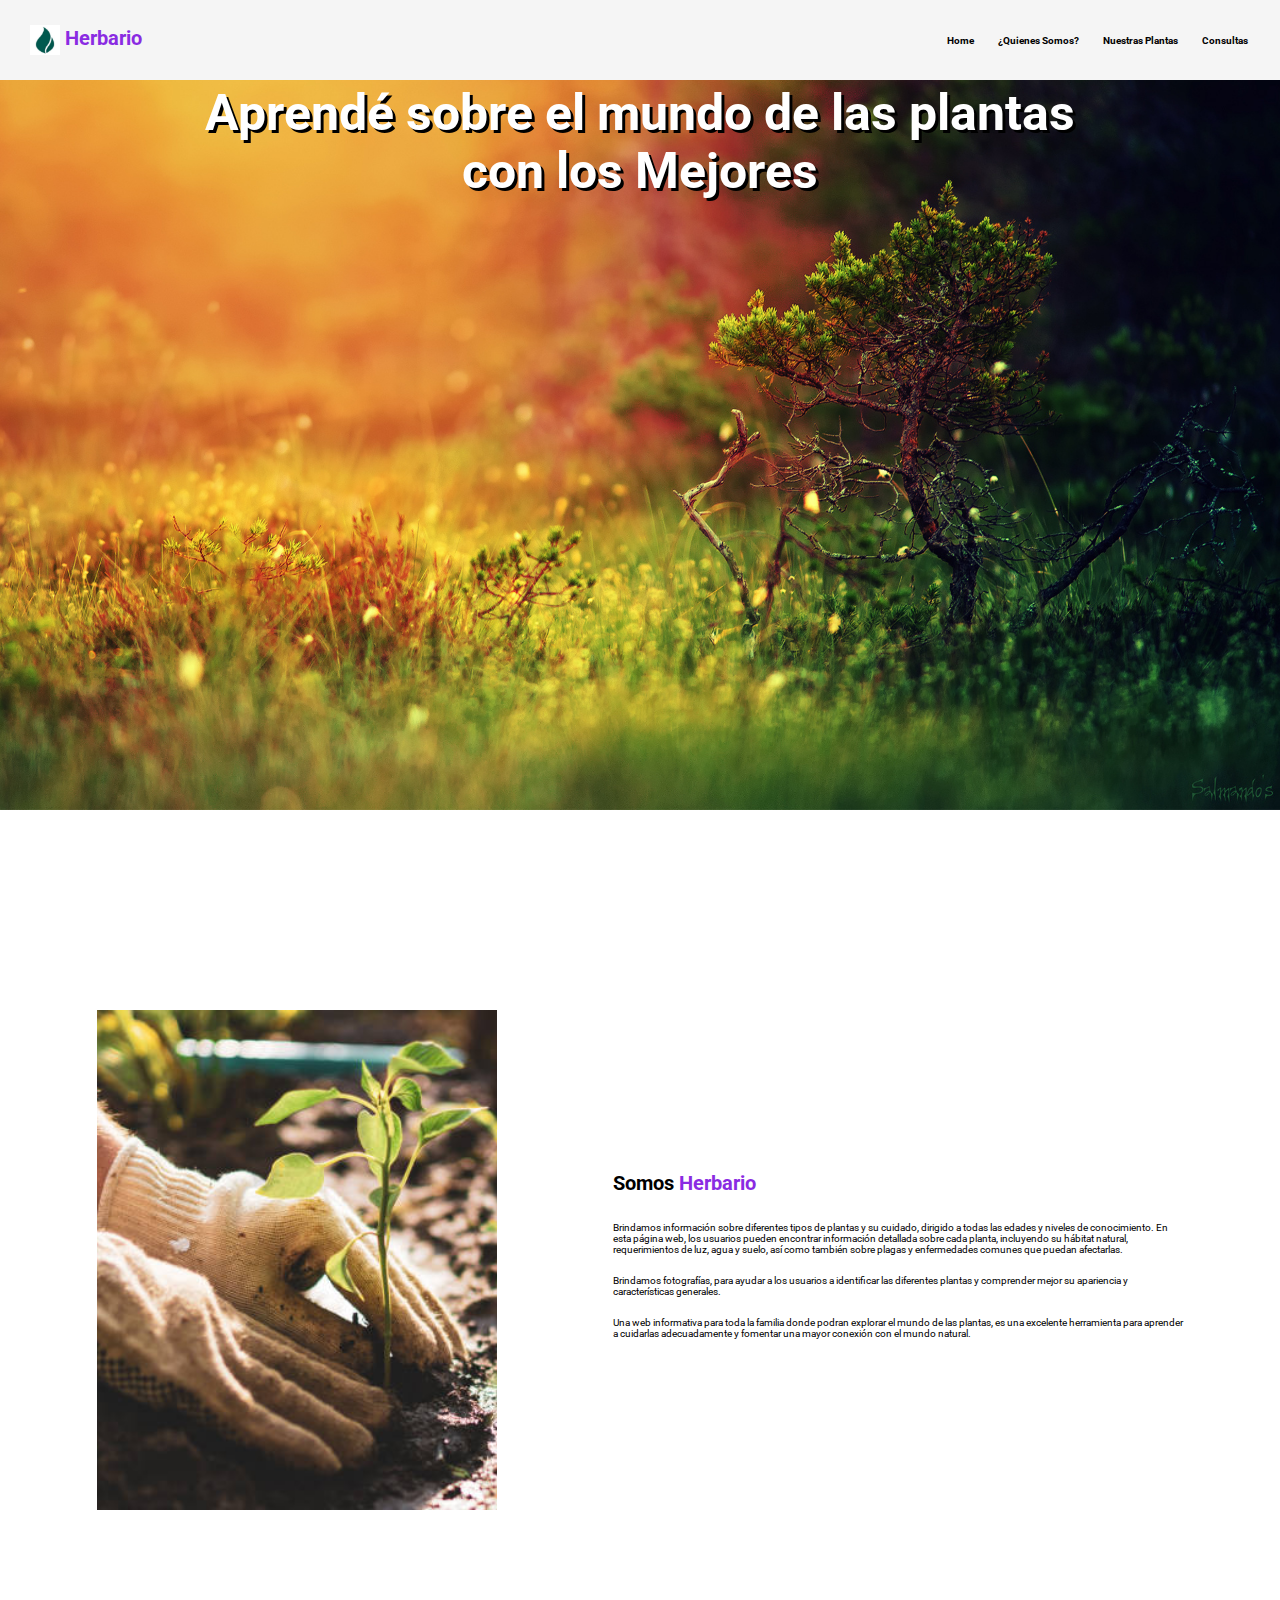
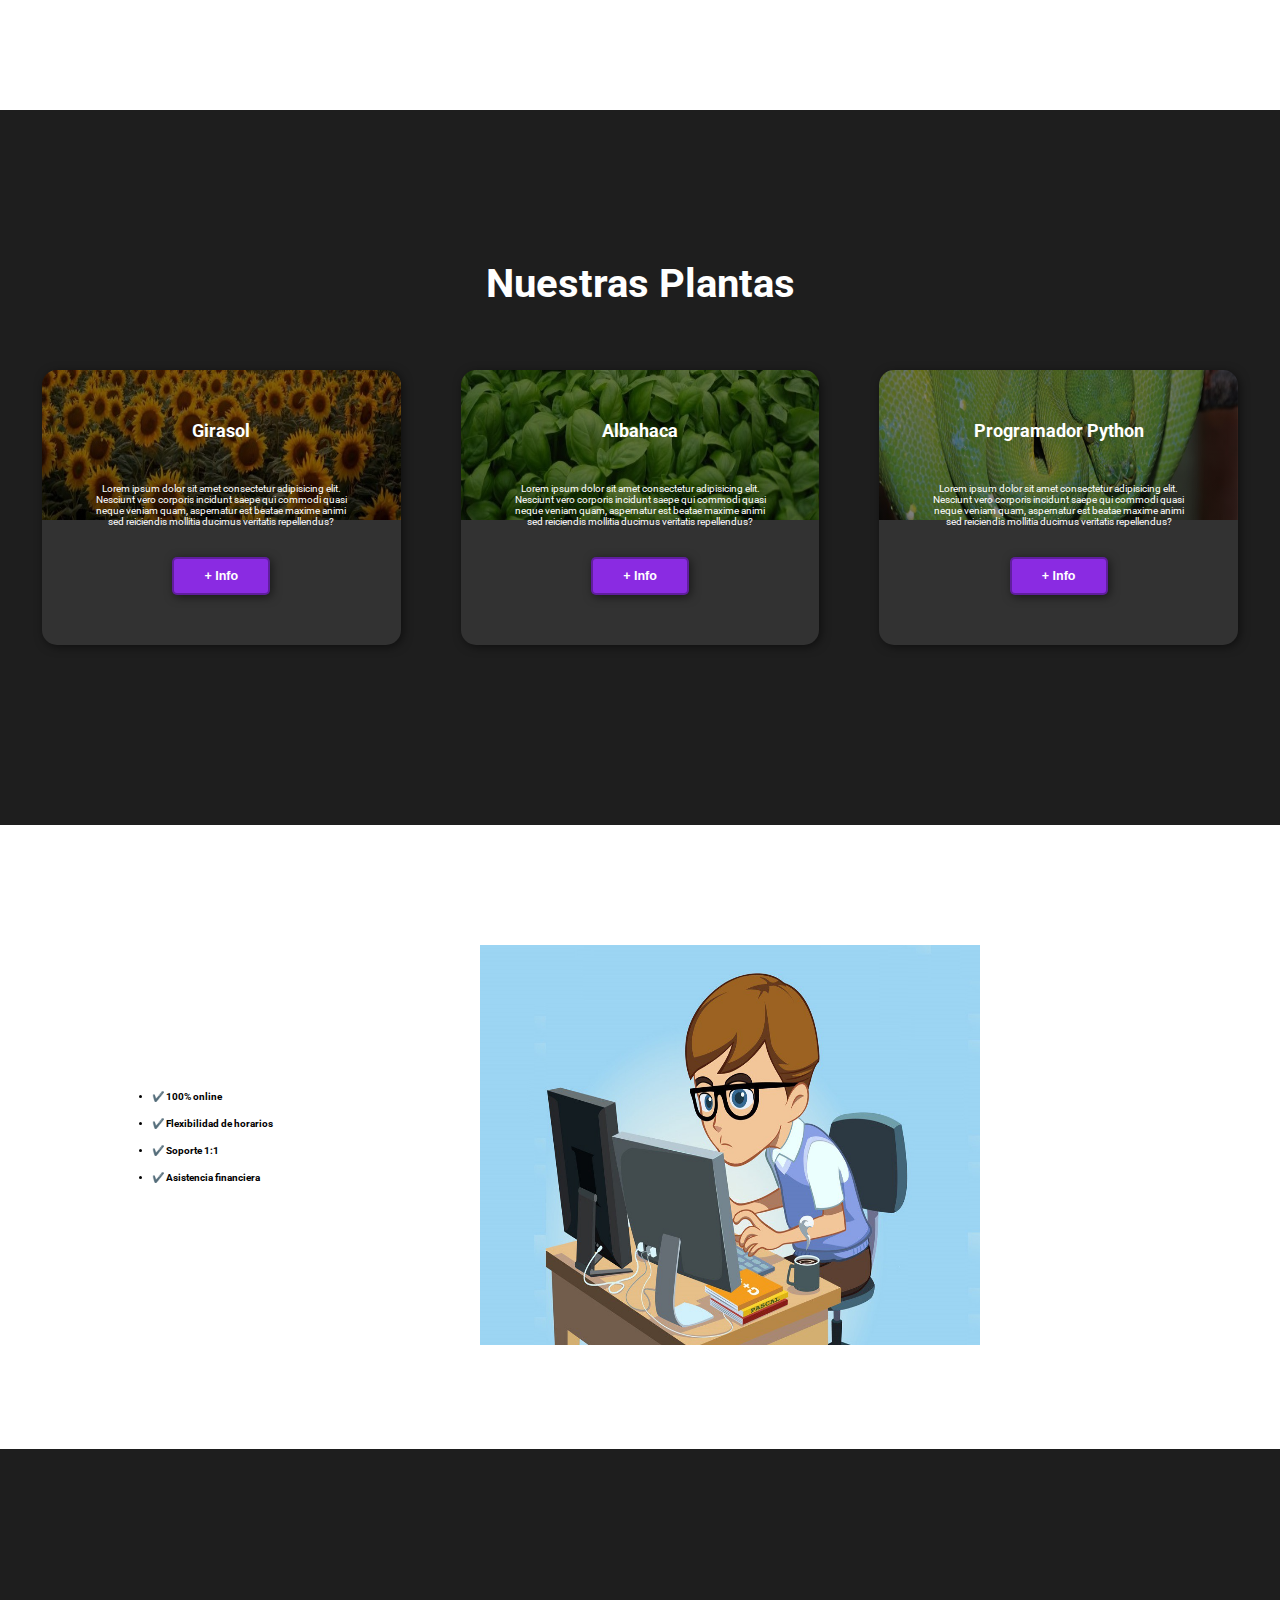
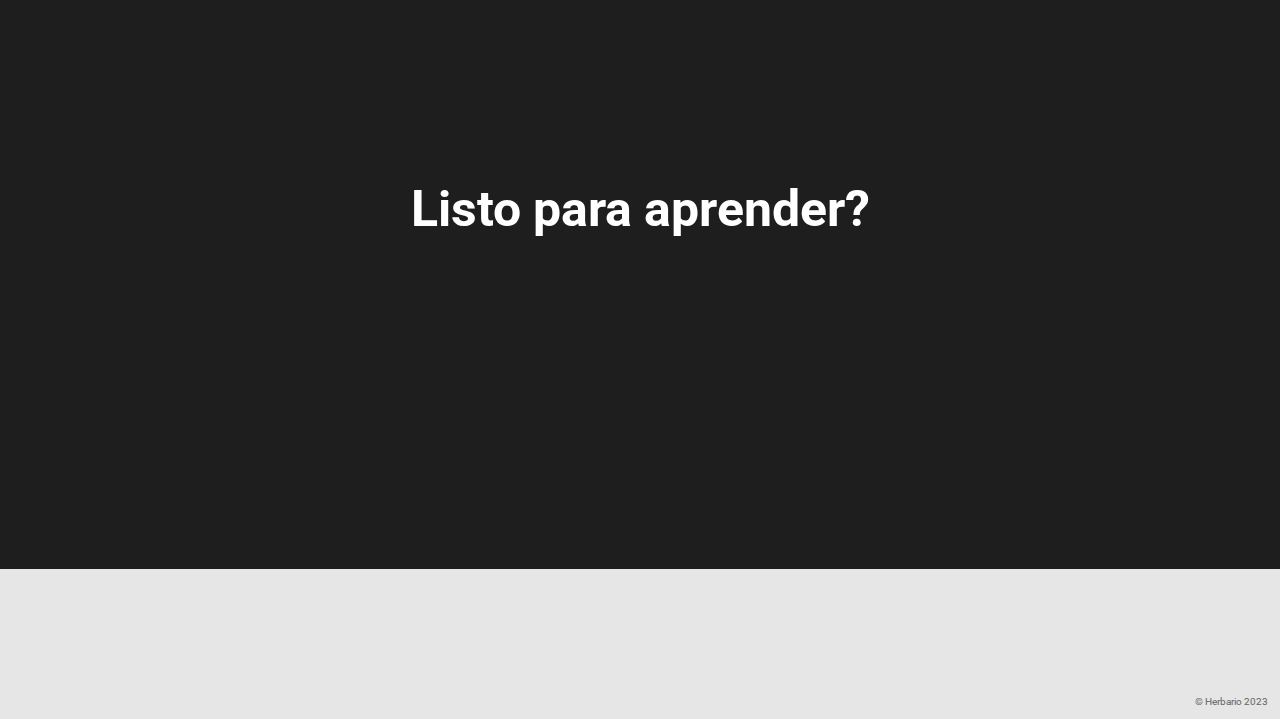
<file: index.html>
<!DOCTYPE html>
<html lang="es">
<head>
    <meta charset="UTF-8">
    <meta http-equiv="X-UA-Compatible" content="IE=edge">
    <meta name="viewport" content="width=device-width, initial-scale=1.0">
    <link rel="icon" type="image/vnd.microsoft.icon" href="media/favicon.ico">
    <link rel="preconnect" href="https://fonts.googleapis.com">
    <link rel="preconnect" href="https://fonts.gstatic.com" crossorigin>
    <link href="https://fonts.googleapis.com/css2?family=Roboto:ital@0;1&display=swap" rel="stylesheet">
    <link rel="stylesheet" href="css/general.css"> 
    <link rel="stylesheet" href="css/index.css"> 

    
    <title>Herbario</title>

</head>
<body>
    <header>
        <div class="container">
            <p class="logo"><img src="media/logo_ch.png" alt="Logo - imagen de una hoja verde con su lado mas fino hacia arriba"> Herbario</p>
            <nav>
                <a href="#plantafondo">Home</a>
                <a href="#manos">¿Quienes Somos?</a>
                <a href="#nuestras_plantas">Nuestras Plantas</a>
                <a href="#caracteristicas">Consultas</a>
            </nav>
        </div>
    </header>

    <section id="plantafondo">
        
        <div class="slider">
            
            <ul>
                <li><img src="media/carrusel.jpg" alt=""></li>
                <li><img src="media/carrusel2.jpg" alt=""></li>
                <li><img src="media/carrusel3.jpg" alt=""></li>
                <li><img src="media/carrusel4.jpg" alt=""></li>
            </ul>
        </div>
        <h1>Aprendé sobre el mundo de las plantas <br>con los Mejores</h1>
        
    </section>

    <section id="manos">
        <div class="container">
            <div class="img-container"></div>
            <div class="texto">

                <h2>Somos <span class="color-acento">Herbario</span></h2>
                <p> Brindamos información sobre diferentes tipos de plantas y su cuidado, dirigido a todas las edades y niveles de conocimiento.

                    En esta página web, los usuarios pueden encontrar información detallada sobre cada planta, incluyendo su hábitat natural, requerimientos de luz, agua y suelo, así como también sobre plagas y enfermedades comunes que puedan afectarlas. </p>
                    
                    <p> Brindamos  fotografías, para ayudar a los usuarios a identificar las diferentes plantas y comprender mejor su apariencia y características generales.</p>
                    
                    <p>  Una web informativa para toda la familia donde podran explorar el mundo de las plantas,  es una excelente herramienta para aprender a cuidarlas adecuadamente y fomentar una mayor conexión con el mundo natural.</p>
            </div>
        </div>
    </section>

    <section id="nuestras-plantas">
        <div class="container">
            <h2>Nuestras Plantas</h2>
            <div class="plantas">
                <div class="carta">
                    <h3>Girasol<br></h3>
                    <p>Lorem ipsum dolor sit amet consectetur adipisicing elit. Nesciunt vero corporis incidunt saepe qui commodi quasi neque veniam quam, aspernatur est beatae maxime animi sed reiciendis mollitia ducimus veritatis repellendus?</p>
                    <form action="girasol.html">
                        <button>+ Info</button>
                    </form>
                </div>
                <div class="carta">
                    <h3>Albahaca <br></h3>
                    <p>Lorem ipsum dolor sit amet consectetur adipisicing elit. Nesciunt vero corporis incidunt saepe qui commodi quasi neque veniam quam, aspernatur est beatae maxime animi sed reiciendis mollitia ducimus veritatis repellendus?</p>
                    <form action="albahaca.html">
                        <button>+ Info</button>
                    </form>
                </div>
                <div class="carta">
                    <h3>Programador Python</h3>
                    <p>Lorem ipsum dolor sit amet consectetur adipisicing elit. Nesciunt vero corporis incidunt saepe qui commodi quasi neque veniam quam, aspernatur est beatae maxime animi sed reiciendis mollitia ducimus veritatis repellendus?</p>
                    <button>+ Info</button>
                </div>  
            </div>
        </div>
    </section>

    <section id="caracteristicas">
        <div class="container">
            <ul>
                <li>✔️ 100% online</li>
                <li>✔️ Flexibilidad de horarios</li>
                <li>✔️ Soporte 1:1</li>
                <li>✔️ Asistencia financiera</li>
            </ul>
        </div>
    </section>

    <section id="final">
        <h2>Listo para aprender?</h2>
        
    </section>

    <footer>
        <div class="container">
            <p>&copy; Herbario 2023</p>
        </div>
    </footer>
</body>
</html>
</file>
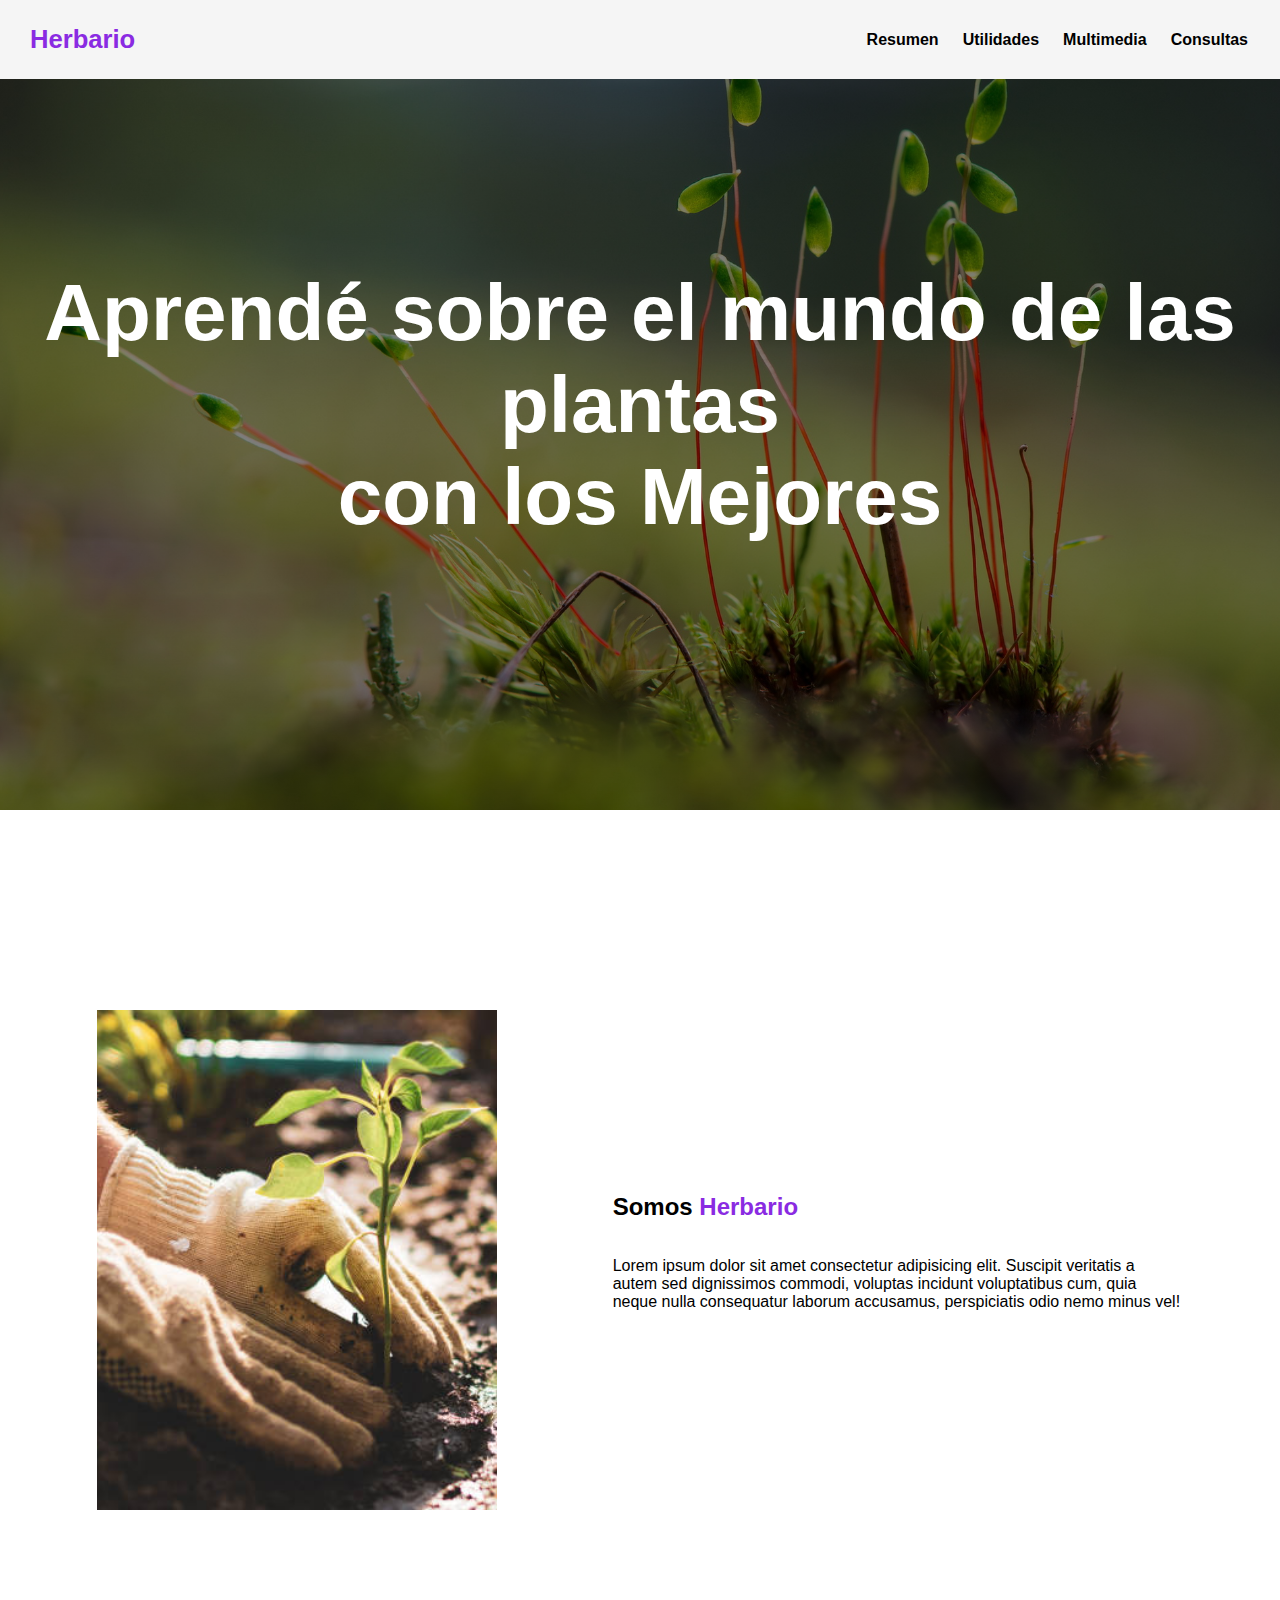
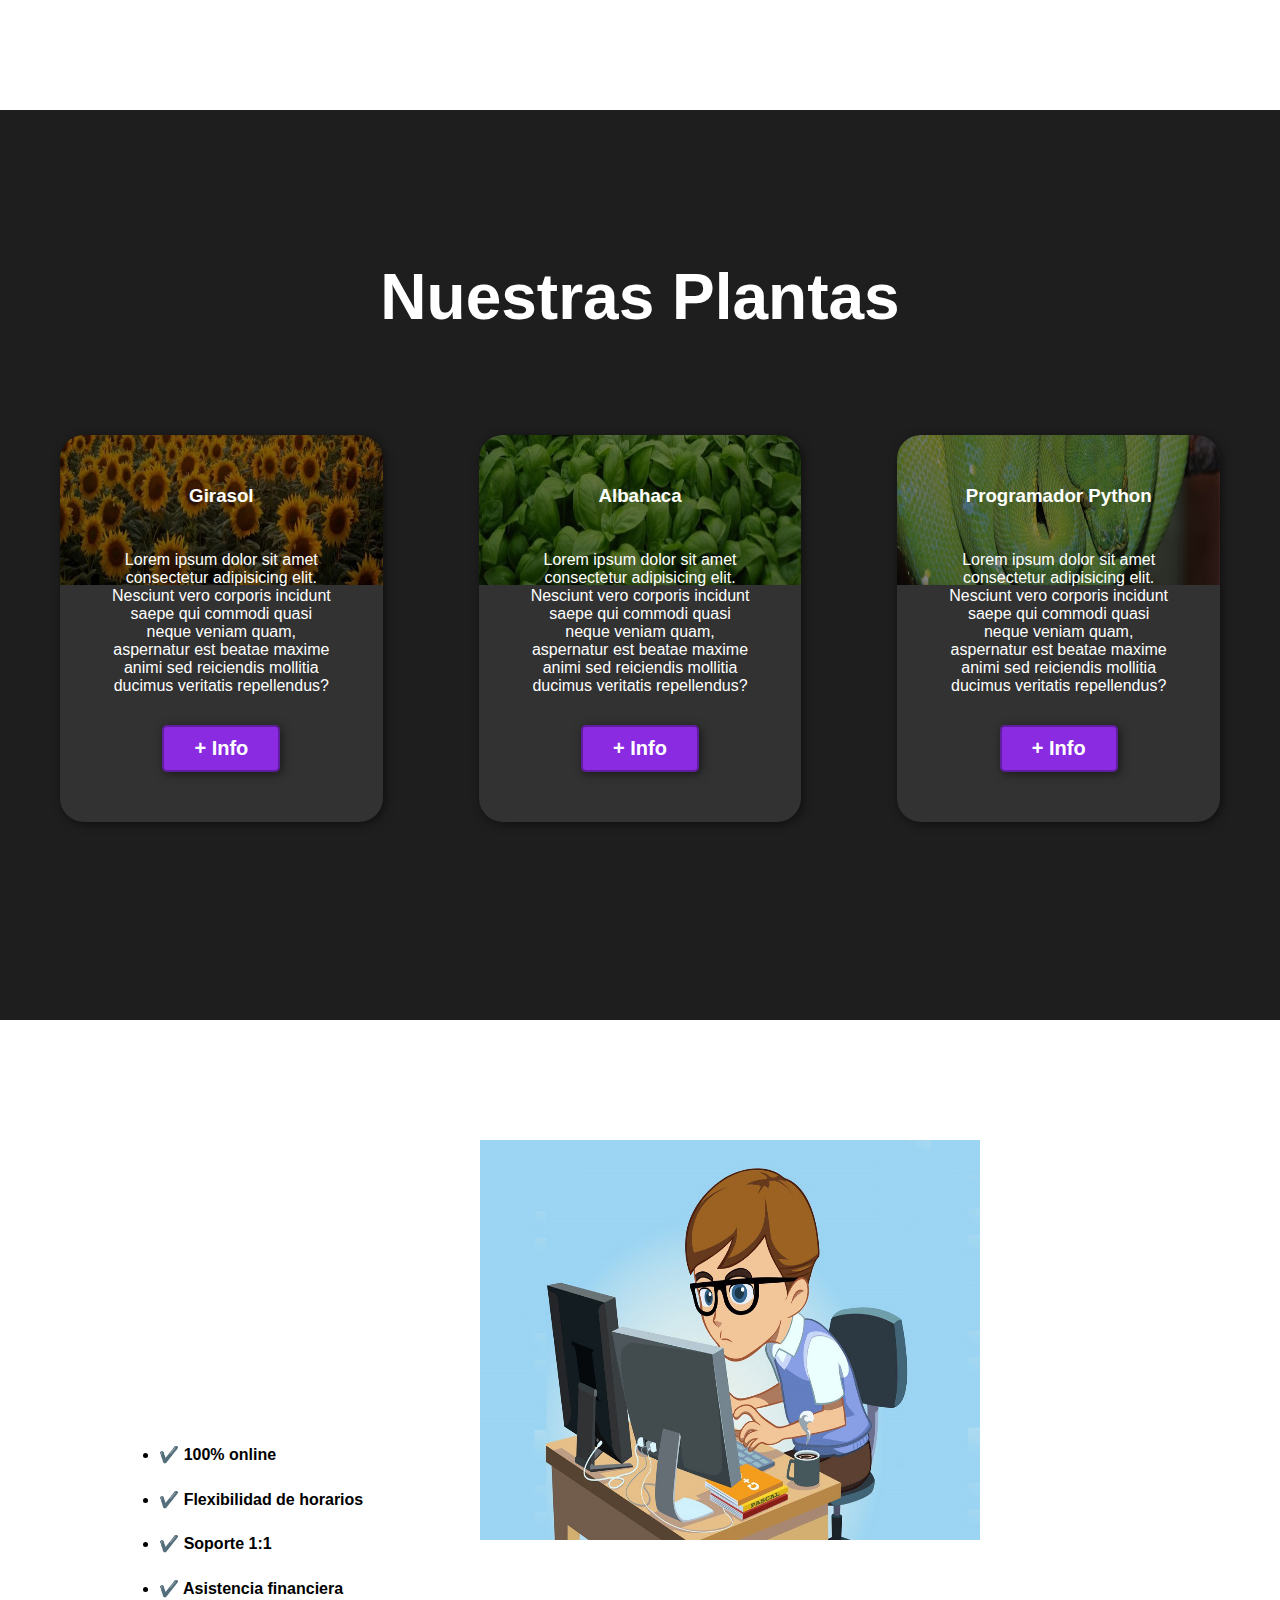
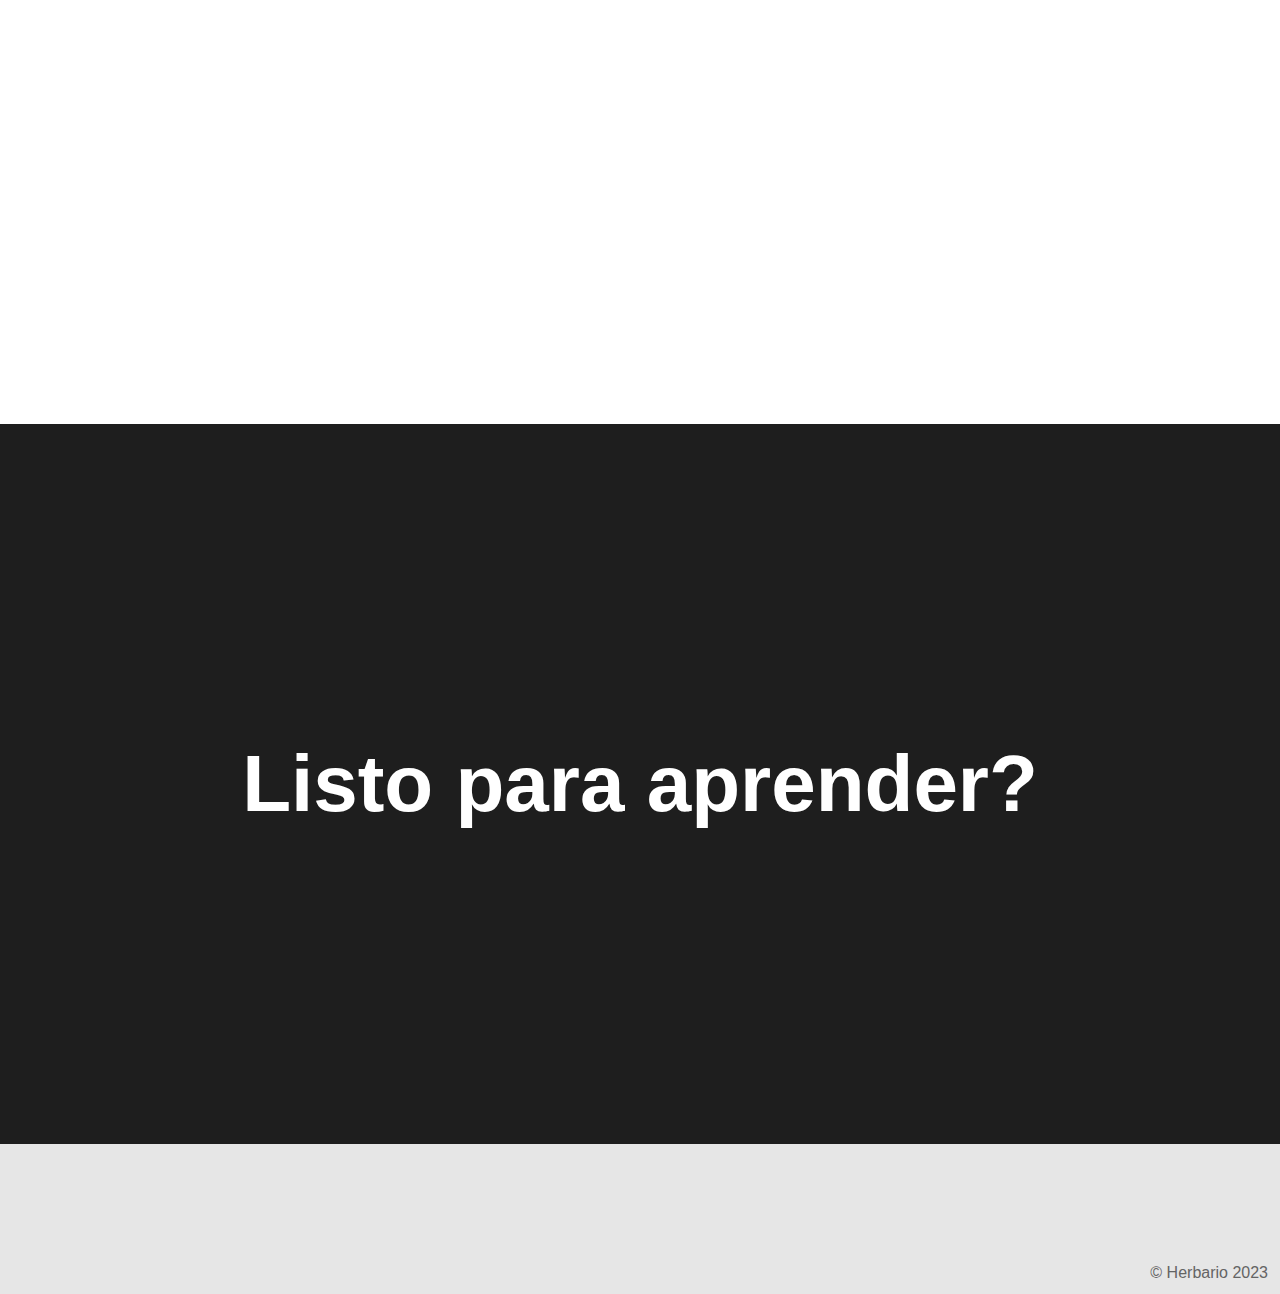
<file: marceli1/index.html>
<!DOCTYPE html>
<html lang="es">
<head>
    <title>Herbario</title>
    <link rel="stylesheet" href="index.css">
</head>
<body>
    <header>
        <div class="container">
            <p class="logo">Herbario</p>
            <nav>
                <a href="#resumen">Resumen</a>
                <a href="#utilidades">Utilidades</a>
                <a href="#multimedia">Multimedia</a>
                <a href="#consultas">Consultas</a>
            </nav>
        </div>
    </header>

    <section id="plantafondo">
        <h1>Aprendé sobre el mundo de las plantas <br>con los Mejores</h1>
        
    </section>

    <section id="manos">
        <div class="container">
            <div class="img-container"></div>
            <div class="texto">

                <h2>Somos <span class="color-acento">Herbario</span></h2>
                <p>Lorem ipsum dolor sit amet consectetur adipisicing elit. Suscipit veritatis a autem sed dignissimos commodi, voluptas incidunt voluptatibus cum, quia neque nulla consequatur laborum accusamus, perspiciatis odio nemo minus vel!</p>
            </div>
        </div>
    </section>

    <section id="nuestras-plantas">
        <div class="container">
            <h2>Nuestras Plantas</h2>
            <div class="plantas">
                <div class="carta">
                    <h3>Girasol<br></h3>
                    <p>Lorem ipsum dolor sit amet consectetur adipisicing elit. Nesciunt vero corporis incidunt saepe qui commodi quasi neque veniam quam, aspernatur est beatae maxime animi sed reiciendis mollitia ducimus veritatis repellendus?</p>
                    <form action="girasol.html">
                        <button>+ Info</button>
                    </form>
                </div>
                <div class="carta">
                    <h3>Albahaca <br></h3>
                    <p>Lorem ipsum dolor sit amet consectetur adipisicing elit. Nesciunt vero corporis incidunt saepe qui commodi quasi neque veniam quam, aspernatur est beatae maxime animi sed reiciendis mollitia ducimus veritatis repellendus?</p>
                    <form action="albahaca.html">
                        <button>+ Info</button>
                    </form>
                </div>
                <div class="carta">
                    <h3>Programador Python</h3>
                    <p>Lorem ipsum dolor sit amet consectetur adipisicing elit. Nesciunt vero corporis incidunt saepe qui commodi quasi neque veniam quam, aspernatur est beatae maxime animi sed reiciendis mollitia ducimus veritatis repellendus?</p>
                    <button>+ Info</button>
                </div>  
            </div>
        </div>
    </section>

    <section id="caracteristicas">
        <div class="container">
            <ul>
                <li>✔️ 100% online</li>
                <li>✔️ Flexibilidad de horarios</li>
                <li>✔️ Soporte 1:1</li>
                <li>✔️ Asistencia financiera</li>
            </ul>
        </div>
    </section>

    <section id="final">
        <h2>Listo para aprender?</h2>
        
    </section>

    <footer>
        <div class="container">
            <p>&copy; Herbario 2023</p>
        </div>
    </footer>
</body>
</html>
</file>
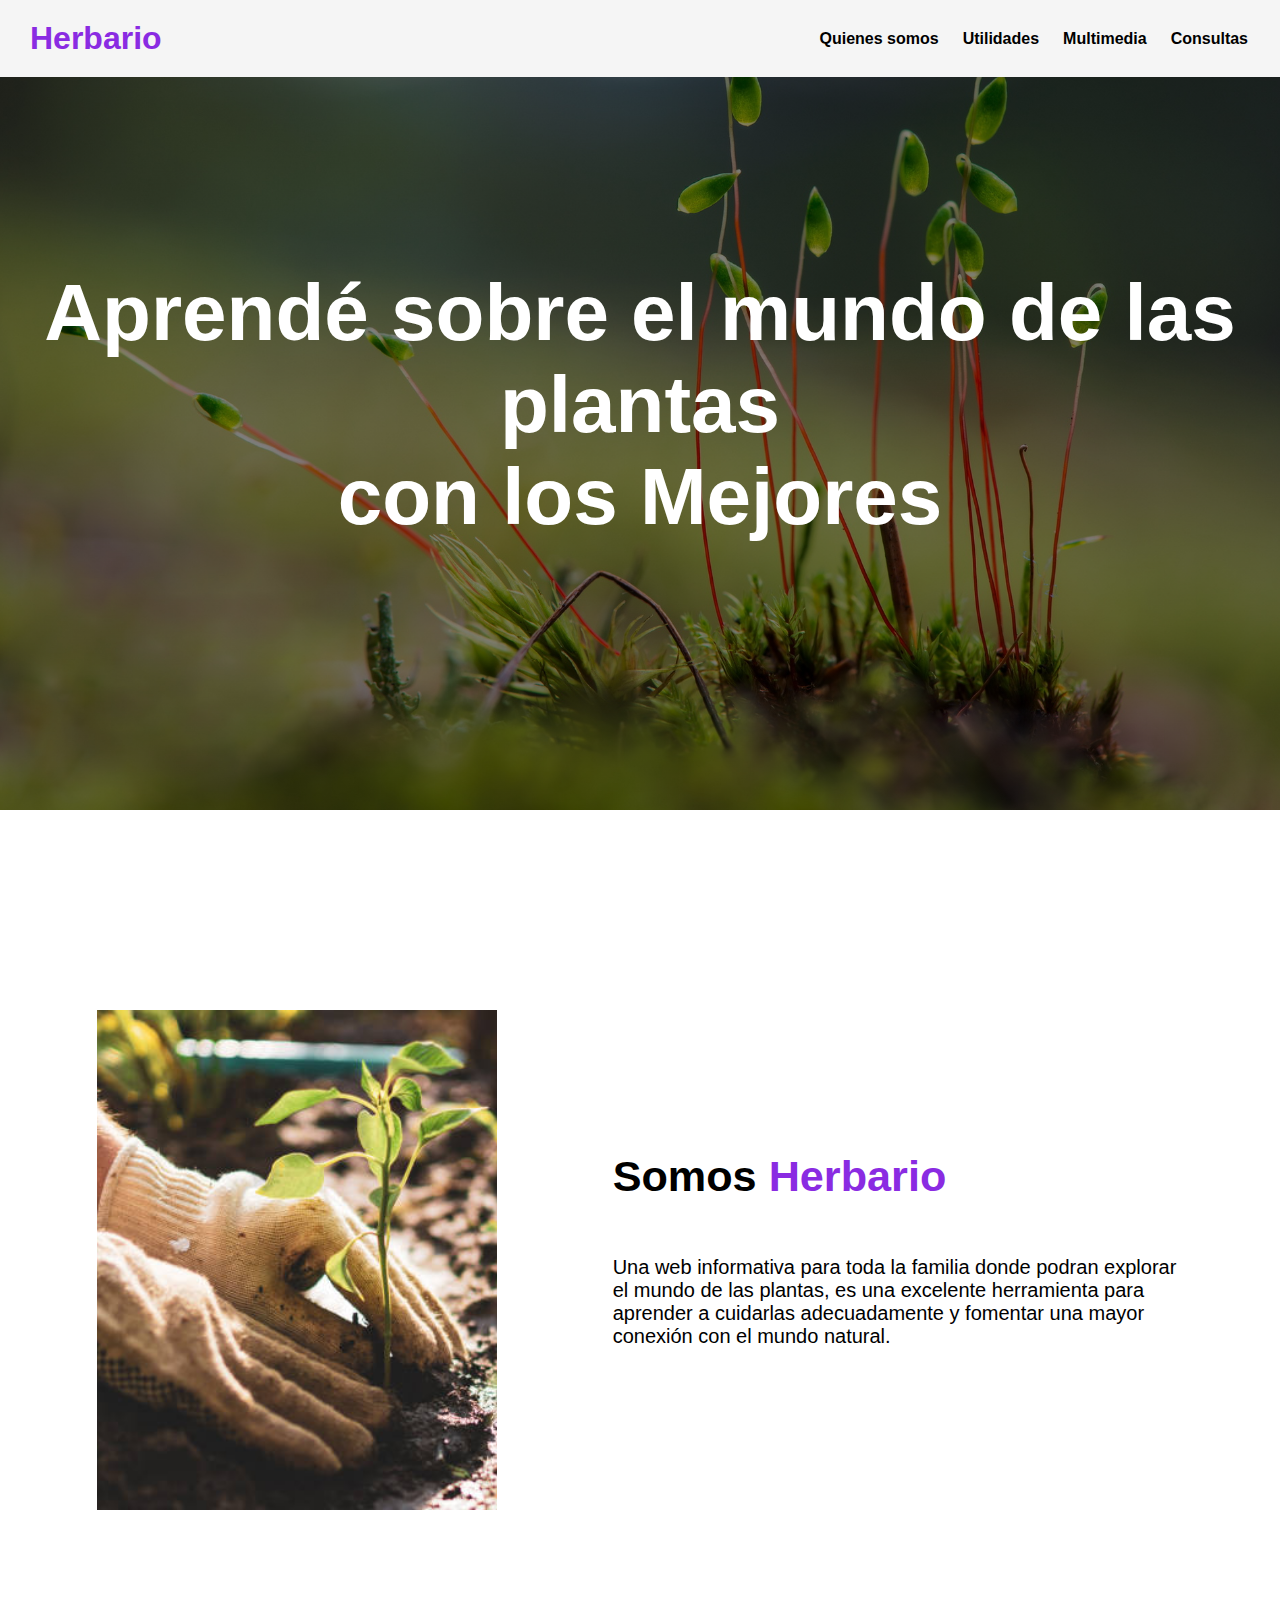
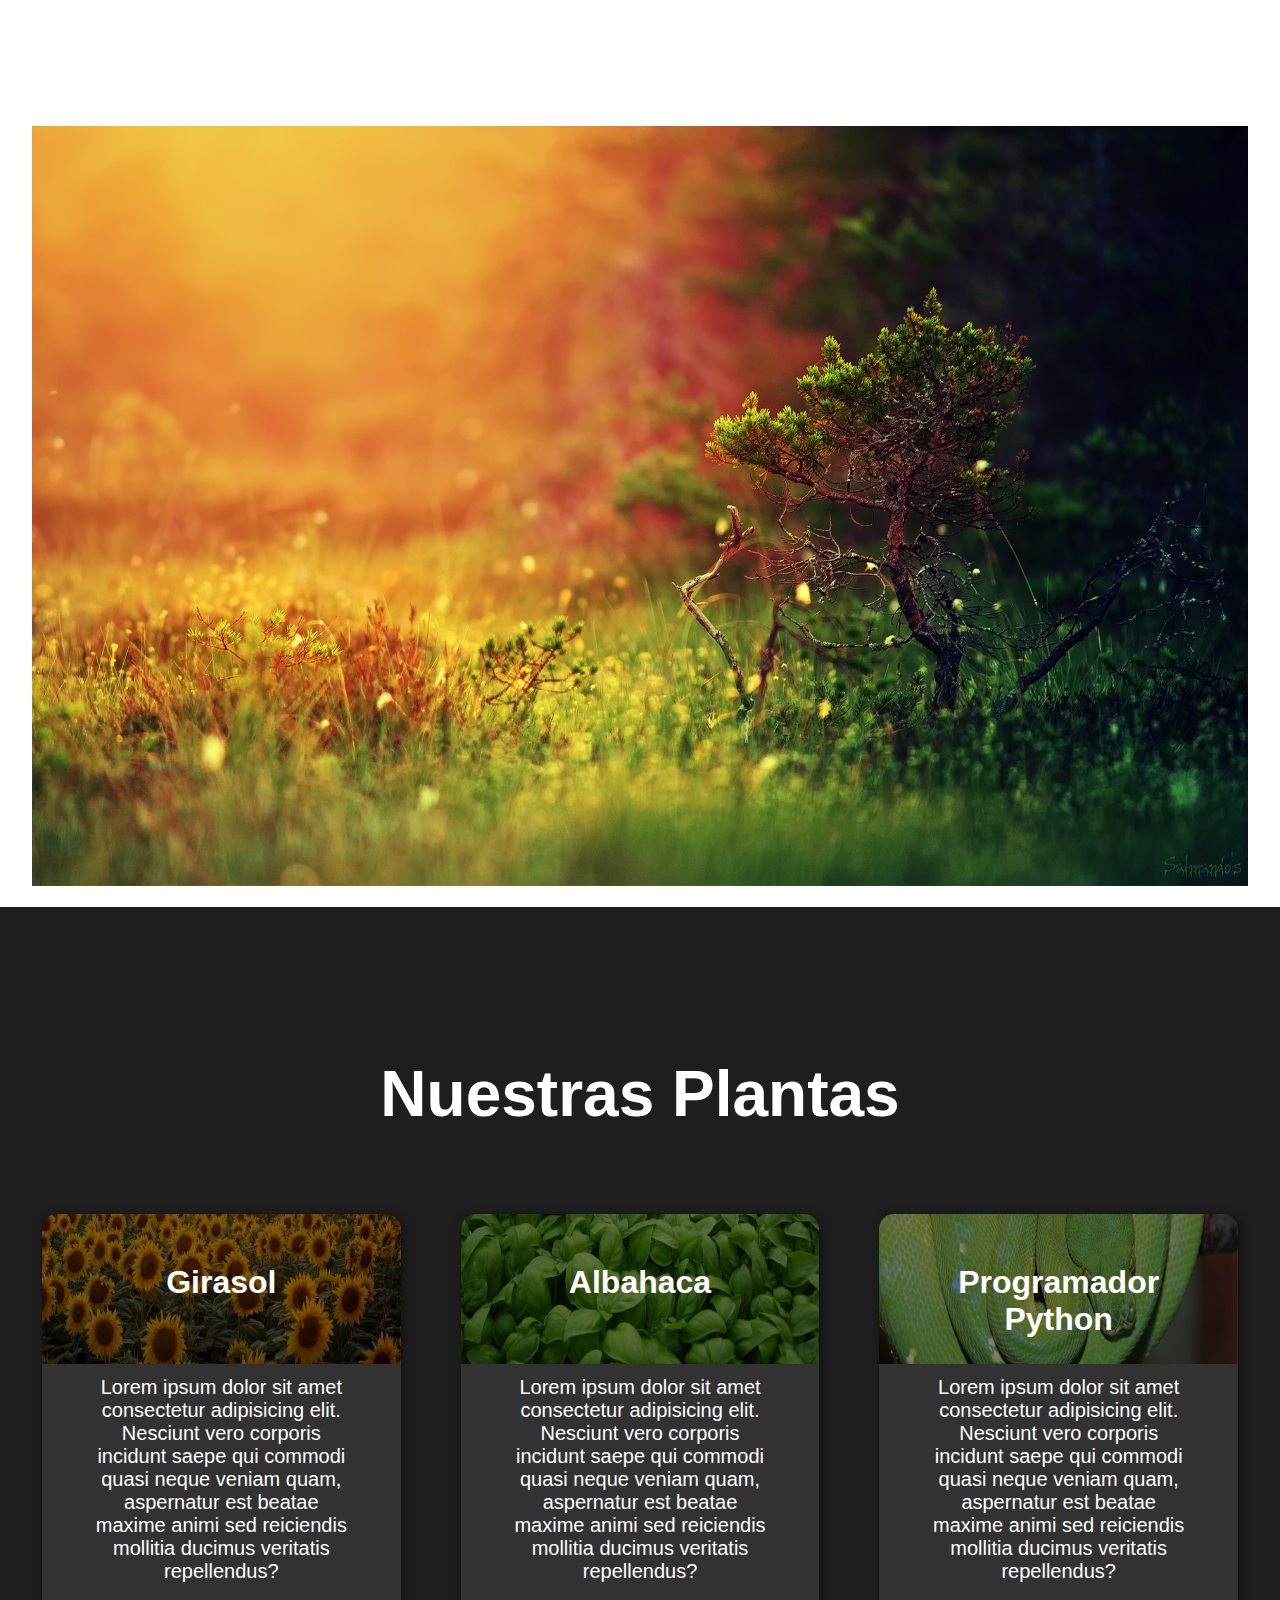
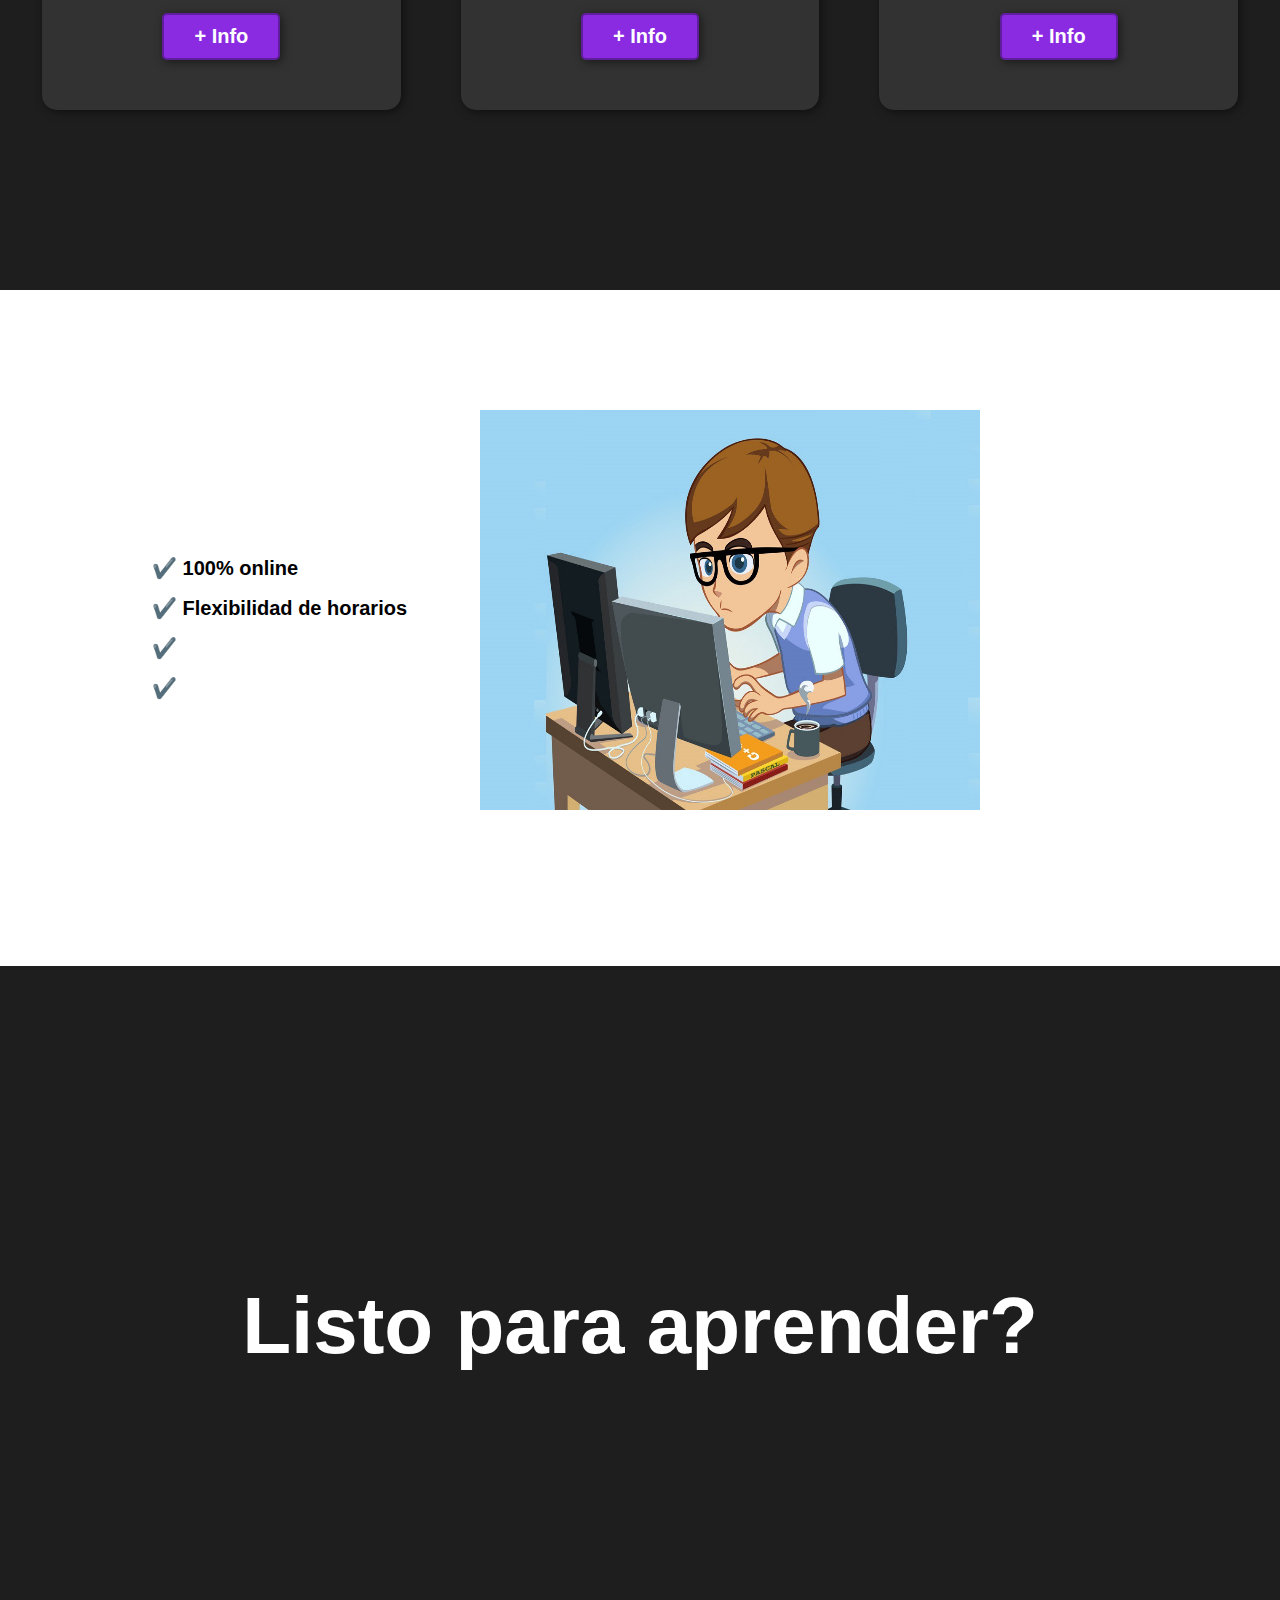
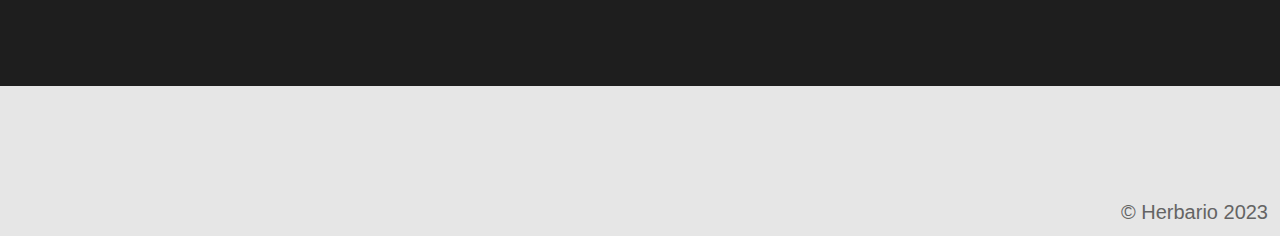
<file: marcelov2/index.html>
<!DOCTYPE html>
<html lang="es">
<head>
    <link rel="icon" type="image/vnd.microsoft.icon" href="media/favicon.ico">
    <title>Herbario</title>
    <link rel="stylesheet" href="index.css">
</head>
<body>
    <header>
        <div class="container">
            <p><a href="index.html" class="logo">Herbario</a></p>
            <nav>
                <a href="quienes_somos.html">Quienes somos</a>
                <a href="#utilidades">Utilidades</a>
                <a href="#multimedia">Multimedia</a>
                <a href="#consultas">Consultas</a>
            </nav>
        </div>
    </header>
    
    <section id="plantafondo">
        <h1>Aprendé sobre el mundo de las plantas <br>con los Mejores</h1>
        
    </section>

    <section id="manos">
        <div class="container">
            <div class="img-container"></div>
            <div class="texto">

                <h2>Somos <span class="color-acento">Herbario</span></h2>
                <p>Una web informativa para toda la familia donde podran explorar el mundo de las plantas,  es una excelente herramienta para aprender a cuidarlas adecuadamente y fomentar una mayor conexión con el mundo natural.</p>
            </div>
        </div>
    </section>
    <div class="slider">
        <ul>
            <li><img src="media/carrusel.jpg" alt=""></li>
            <li><img src="media/carrusel2.jpg" alt=""></li>
            <li><img src="media/carrusel3.jpg" alt=""></li>
            <li><img src="media/carrusel4.jpg" alt=""></li>
        </ul>
    </div>

    <section id="nuestras-plantas">
        <div class="container">
            <h2>Nuestras Plantas</h2>
            <div class="plantas">
                <div class="carta">
                    <h3>Girasol<br></h3>
                    <p>Lorem ipsum dolor sit amet consectetur adipisicing elit. Nesciunt vero corporis incidunt saepe qui commodi quasi neque veniam quam, aspernatur est beatae maxime animi sed reiciendis mollitia ducimus veritatis repellendus?</p>
                    <form action="girasol.html">
                        <button>+ Info</button>
                    </form>
                </div>
                <div class="carta">
                    <h3>Albahaca <br></h3>
                    <p>Lorem ipsum dolor sit amet consectetur adipisicing elit. Nesciunt vero corporis incidunt saepe qui commodi quasi neque veniam quam, aspernatur est beatae maxime animi sed reiciendis mollitia ducimus veritatis repellendus?</p>
                    <form action="albahaca.html">
                        <button>+ Info</button>
                    </form>
                </div>
                <div class="carta">
                    <h3>Programador Python</h3>
                    <p>Lorem ipsum dolor sit amet consectetur adipisicing elit. Nesciunt vero corporis incidunt saepe qui commodi quasi neque veniam quam, aspernatur est beatae maxime animi sed reiciendis mollitia ducimus veritatis repellendus?</p>
                    <button>+ Info</button>
                </div>  
            </div>
        </div>
    </section>
<!-- revisar para verque colocar aligual q la imagen-->
    <section id="caracteristicas">
        <div class="container">
            <ul>
                <li>✔️ 100% online</li>
                <li>✔️ Flexibilidad de horarios</li>
                <li>✔️ </li>
                <li>✔️ </li>
            </ul>
        </div>
    </section>

    <section id="final">
        <h2>Listo para aprender?</h2>
        
    </section>

    <footer>
        <div class="container">
            <p>&copy; Herbario 2023</p>
        </div>
    </footer>
</body>
</html>
</file>
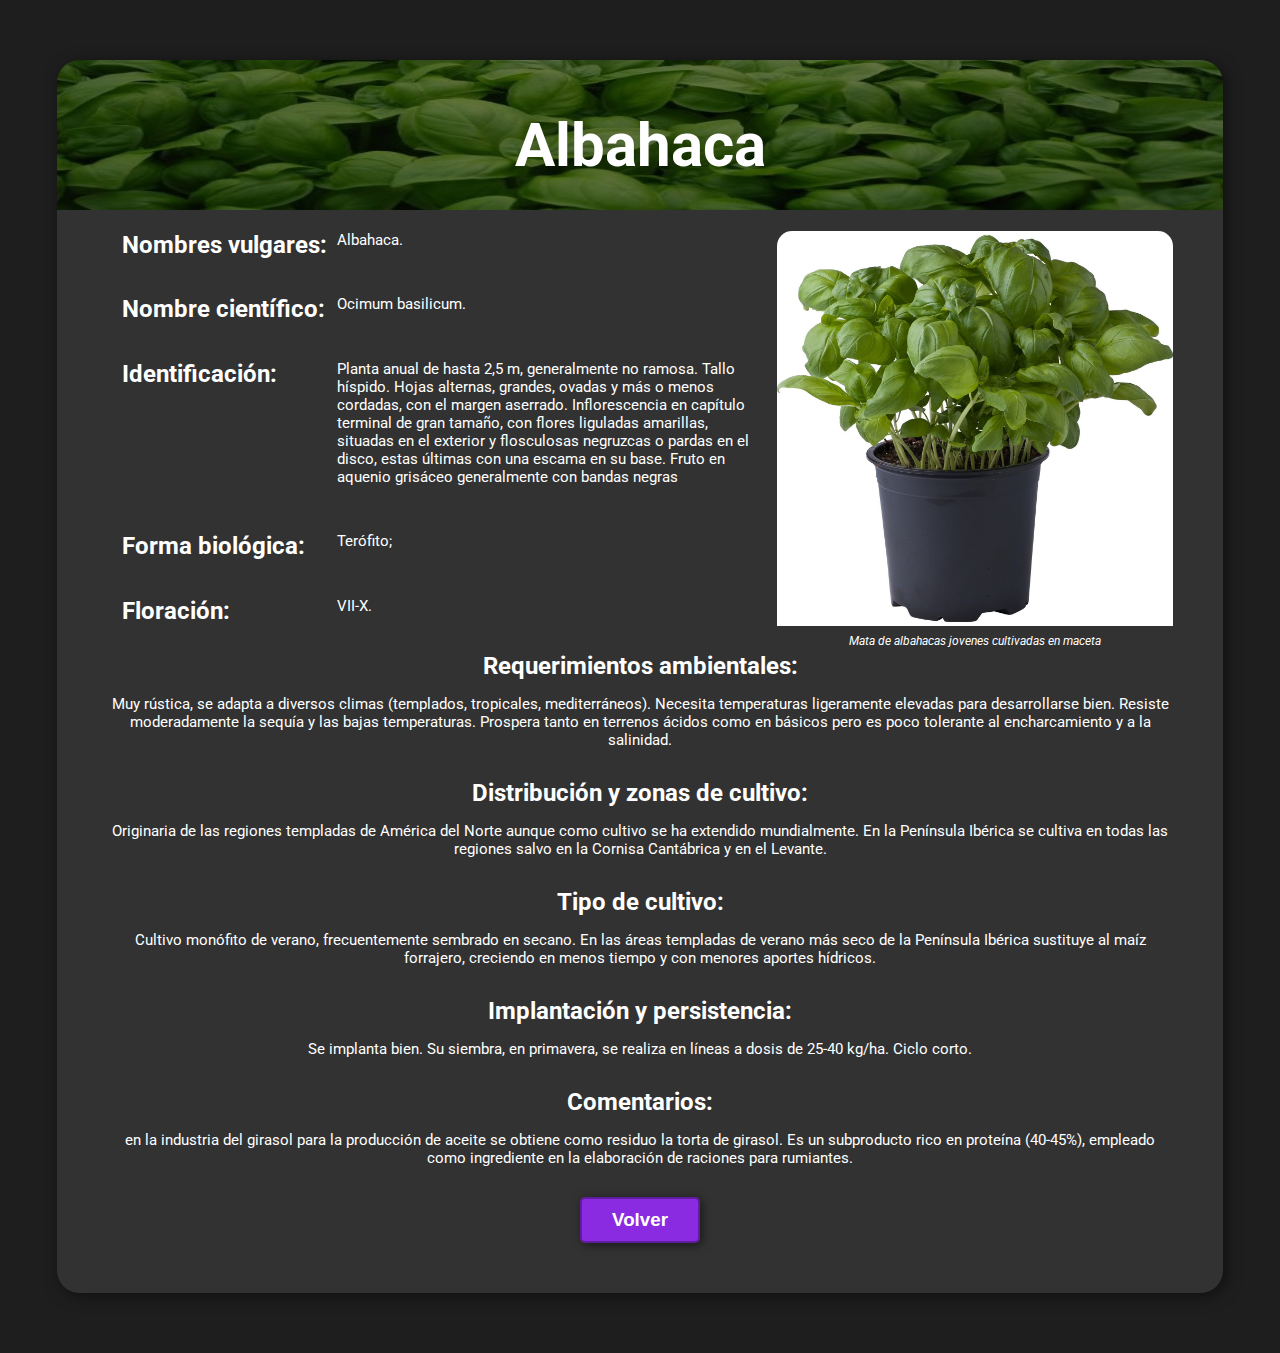
<file: albahaca.html>
<!DOCTYPE html>
<html lang="es">
<head>
    <meta charset="UTF-8">
    <meta http-equiv="X-UA-Compatible" content="IE=edge">
    <!--Encabezado para hacer la pagina responsiva-->
    <meta name="viewport" content="width=device-width, initial-scale=1.0">
    <!--Importa fuente Roboto desde Google Fonts-->
    <link rel="preconnect" href="https://fonts.googleapis.com">
    <link rel="preconnect" href="https://fonts.gstatic.com" crossorigin>
    <link href="https://fonts.googleapis.com/css2?family=Roboto:ital@0;1&display=swap" rel="stylesheet">
    <!--Hojas de estilo propias-->    
    <link rel="stylesheet" href="css/index.css">
    <link rel="stylesheet" href="css/general.css">
    <link rel="stylesheet" href="css/albahaca.css">
    <title>Herbario - Albahaca</title>    
</head>
<body>
    <header>
        <!-- Aca ira incluido el estracto de contenido del hader Logo, menu principal, etc.-->
    </header>
    <section id="nuestras-plantas">
        <div class="container" id="contenido_ficha">
            <div class="plantas">
                <div class="ficha">
                    <div class="encabezado_ficha">
                        <h2>Albahaca</h2>
                    </div>
                    <div class="nomenclatura_ficha">
                        <div class="tit_nom_vul"><h4>Nombres vulgares:</h4></div>
                        <div class="nombre_vulgar"><p >Albahaca.</p> </div>
                        <div class="tit_nom_cie"><h4 >Nombre científico:</h4></div>
                        <div class="nombre_cientifico"><p >Ocimum basilicum.</p></div> 
                        <div class="tit_indent"><h4 >Identificación:</h4></div>
                        <div id="identificacion"><p>Planta anual de hasta 2,5 m, generalmente no ramosa. Tallo híspido. Hojas alternas, grandes, ovadas y más o menos cordadas, con el margen aserrado. Inflorescencia en capítulo terminal de gran tamaño, con flores liguladas amarillas, situadas en el exterior y flosculosas negruzcas o pardas en el disco, estas últimas con una escama en su base. Fruto en aquenio grisáceo generalmente con bandas negras</p></div>
                        <div class="tit_for_bio"><h4 >Forma biológica:</h4></div>
                        <div class="forma_biologica"><p >Terófito;</p></div> 
                        <div class="tit_flora"><h4 > Floración:</h4></div>
                        <div class="floracion"><p > VII-X.</p></div>
                        <div id="imagen_principal_articulo" class="imagen_articulo">
                            <img src="media/maceta_albahaca.jpg" alt="plantas jovenes de albahaca en una maceta negra">
                            <p class="epigrafe">
                                Mata de albahacas jovenes cultivadas en maceta</p>
                        </div>
                    </div>
                    
                    <h4>Requerimientos ambientales:</h4>
                    <p> Muy rústica, se adapta a diversos climas (templados, tropicales, mediterráneos). Necesita temperaturas ligeramente elevadas para desarrollarse bien. Resiste moderadamente la sequía y las bajas temperaturas. Prospera tanto en terrenos ácidos como en básicos pero es poco tolerante al encharcamiento y a la salinidad.</p>                   
                    <h4>Distribución y zonas de cultivo:</h4>
                    <p> Originaria de las regiones templadas de América del Norte aunque como cultivo se ha extendido mundialmente. En la Península Ibérica se cultiva en todas las regiones salvo en la Cornisa Cantábrica y en el Levante. </p>   
                    <h4>Tipo de cultivo:</h4>
                    <p>Cultivo monófito de verano, frecuentemente sembrado en secano. En las áreas templadas de verano más seco de la Península Ibérica sustituye al maíz forrajero, creciendo en menos tiempo y con menores aportes hídricos.</p>
                    <h4>Implantación y persistencia:</h4>
                    <p> Se implanta bien. Su siembra, en primavera, se realiza en líneas a dosis de 25-40 kg/ha. Ciclo corto.</p>
                    <h4>Comentarios:</h4>
                    <p> en la industria del girasol para la producción de aceite se obtiene como residuo la torta de girasol. Es un subproducto rico en proteína (40-45%), empleado como ingrediente en la elaboración de raciones para rumiantes.</p>
                    <form action="index.html" id="planta_volver">
                        <button>Volver</button>
                    </form>
                </div>
                
                
            </div>
        </div>
    </section>

    <footer>
        <!-- Aca ba el contenido del Footer importado desde un archivo externo-->
    </footer>

</body>
</html>
</file>
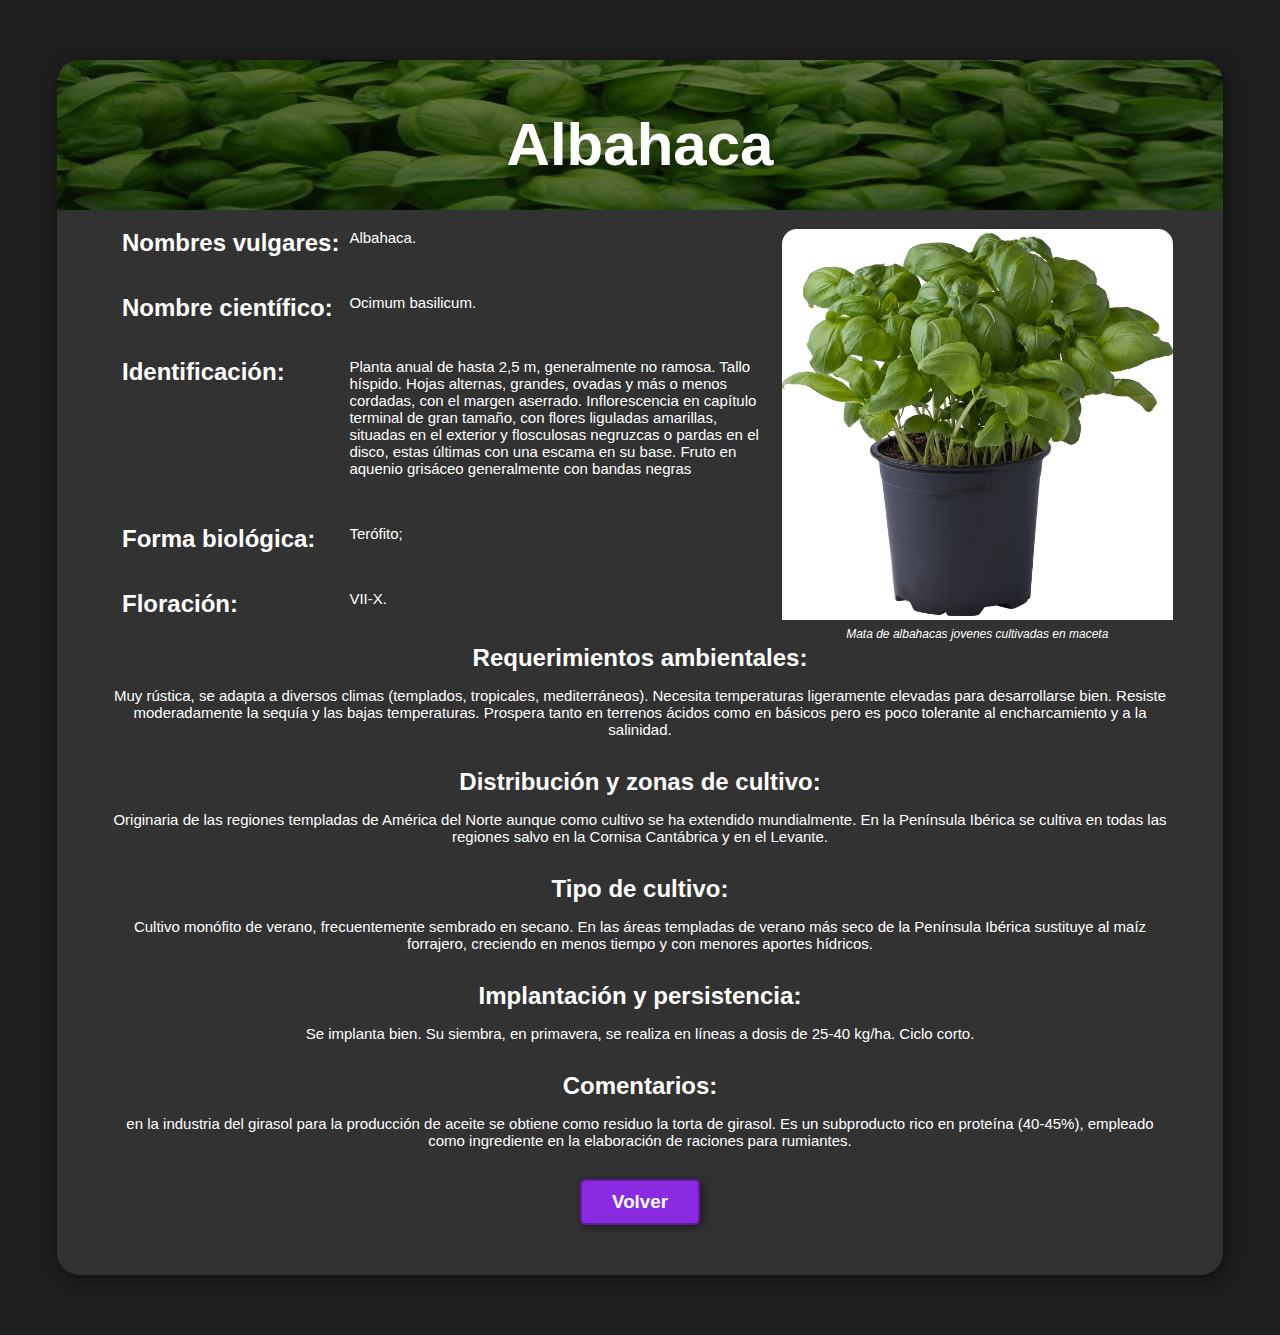
<file: marceli1/albahaca.html>
<!DOCTYPE html>
<html lang="es">
<head>
    <meta charset="UTF-8">
    <meta http-equiv="X-UA-Compatible" content="IE=edge">
    <meta name="viewport" content="width=device-width, initial-scale=1.0">
    
    <link rel="stylesheet" href="index.css">
    
    <link rel="stylesheet" href="../css/general.css">
    <link rel="stylesheet" href="albahaca.css">
    <title>Herbario - Albahaca</title>    
</head>
<body>
    <header>
        <!-- Aca ira incluido el estracto de contenido del hader Logo, menu principal, etc.-->
    </header>
    <section id="nuestras-plantas">
        <div class="container">
            <div class="plantas">
                <div class="ficha">
                    <div class="encabezado_ficha">
                        <h2>Albahaca</h2>
                    </div>
                    <div class="nomenclatura_ficha">
                        <div class="tit_nom_vul"><h4>Nombres vulgares:</h4></div>
                        <div class="nombre_vulgar"><p >Albahaca.</p> </div>
                        <div class="tit_nom_cie"><h4 >Nombre científico:</h4></div>
                        <div class="nombre_cientifico"><p >Ocimum basilicum.</p></div> 
                        <div class="tit_indent"><h4 >Identificación:</h4></div>
                        <div id="identificacion"><p>Planta anual de hasta 2,5 m, generalmente no ramosa. Tallo híspido. Hojas alternas, grandes, ovadas y más o menos cordadas, con el margen aserrado. Inflorescencia en capítulo terminal de gran tamaño, con flores liguladas amarillas, situadas en el exterior y flosculosas negruzcas o pardas en el disco, estas últimas con una escama en su base. Fruto en aquenio grisáceo generalmente con bandas negras</p></div>
                        <div class="tit_for_bio"><h4 >Forma biológica:</h4></div>
                        <div class="forma_biologica"><p >Terófito;</p></div> 
                        <div class="tit_flora"><h4 > Floración:</h4></div>
                        <div class="floracion"><p > VII-X.</p></div>
                        <div id="imagen_principal_articulo" class="imagen_articulo">
                            <img src="media/maceta_albahaca.jpg" alt="plantas jovenes de albahaca en una maceta negra">
                            <p class="epigrafe">
                                Mata de albahacas jovenes cultivadas en maceta</p>
                        </div>
                    </div>
                    
                    <h4>Requerimientos ambientales:</h4>
                    <p> Muy rústica, se adapta a diversos climas (templados, tropicales, mediterráneos). Necesita temperaturas ligeramente elevadas para desarrollarse bien. Resiste moderadamente la sequía y las bajas temperaturas. Prospera tanto en terrenos ácidos como en básicos pero es poco tolerante al encharcamiento y a la salinidad.</p>                   
                    <h4>Distribución y zonas de cultivo:</h4>
                    <p> Originaria de las regiones templadas de América del Norte aunque como cultivo se ha extendido mundialmente. En la Península Ibérica se cultiva en todas las regiones salvo en la Cornisa Cantábrica y en el Levante. </p>   
                    <h4>Tipo de cultivo:</h4>
                    <p>Cultivo monófito de verano, frecuentemente sembrado en secano. En las áreas templadas de verano más seco de la Península Ibérica sustituye al maíz forrajero, creciendo en menos tiempo y con menores aportes hídricos.</p>
                    <h4>Implantación y persistencia:</h4>
                    <p> Se implanta bien. Su siembra, en primavera, se realiza en líneas a dosis de 25-40 kg/ha. Ciclo corto.</p>
                    <h4>Comentarios:</h4>
                    <p> en la industria del girasol para la producción de aceite se obtiene como residuo la torta de girasol. Es un subproducto rico en proteína (40-45%), empleado como ingrediente en la elaboración de raciones para rumiantes.</p>
                    <form action="index.html">
                        <button>Volver</button>
                    </form>
                </div>
                
                
            </div>
        </div>
    </section>

    <footer>
        <!-- Aca ba el contenido del Footer importado desde un archivo externo-->
    </footer>

</body>
</html>
</file>
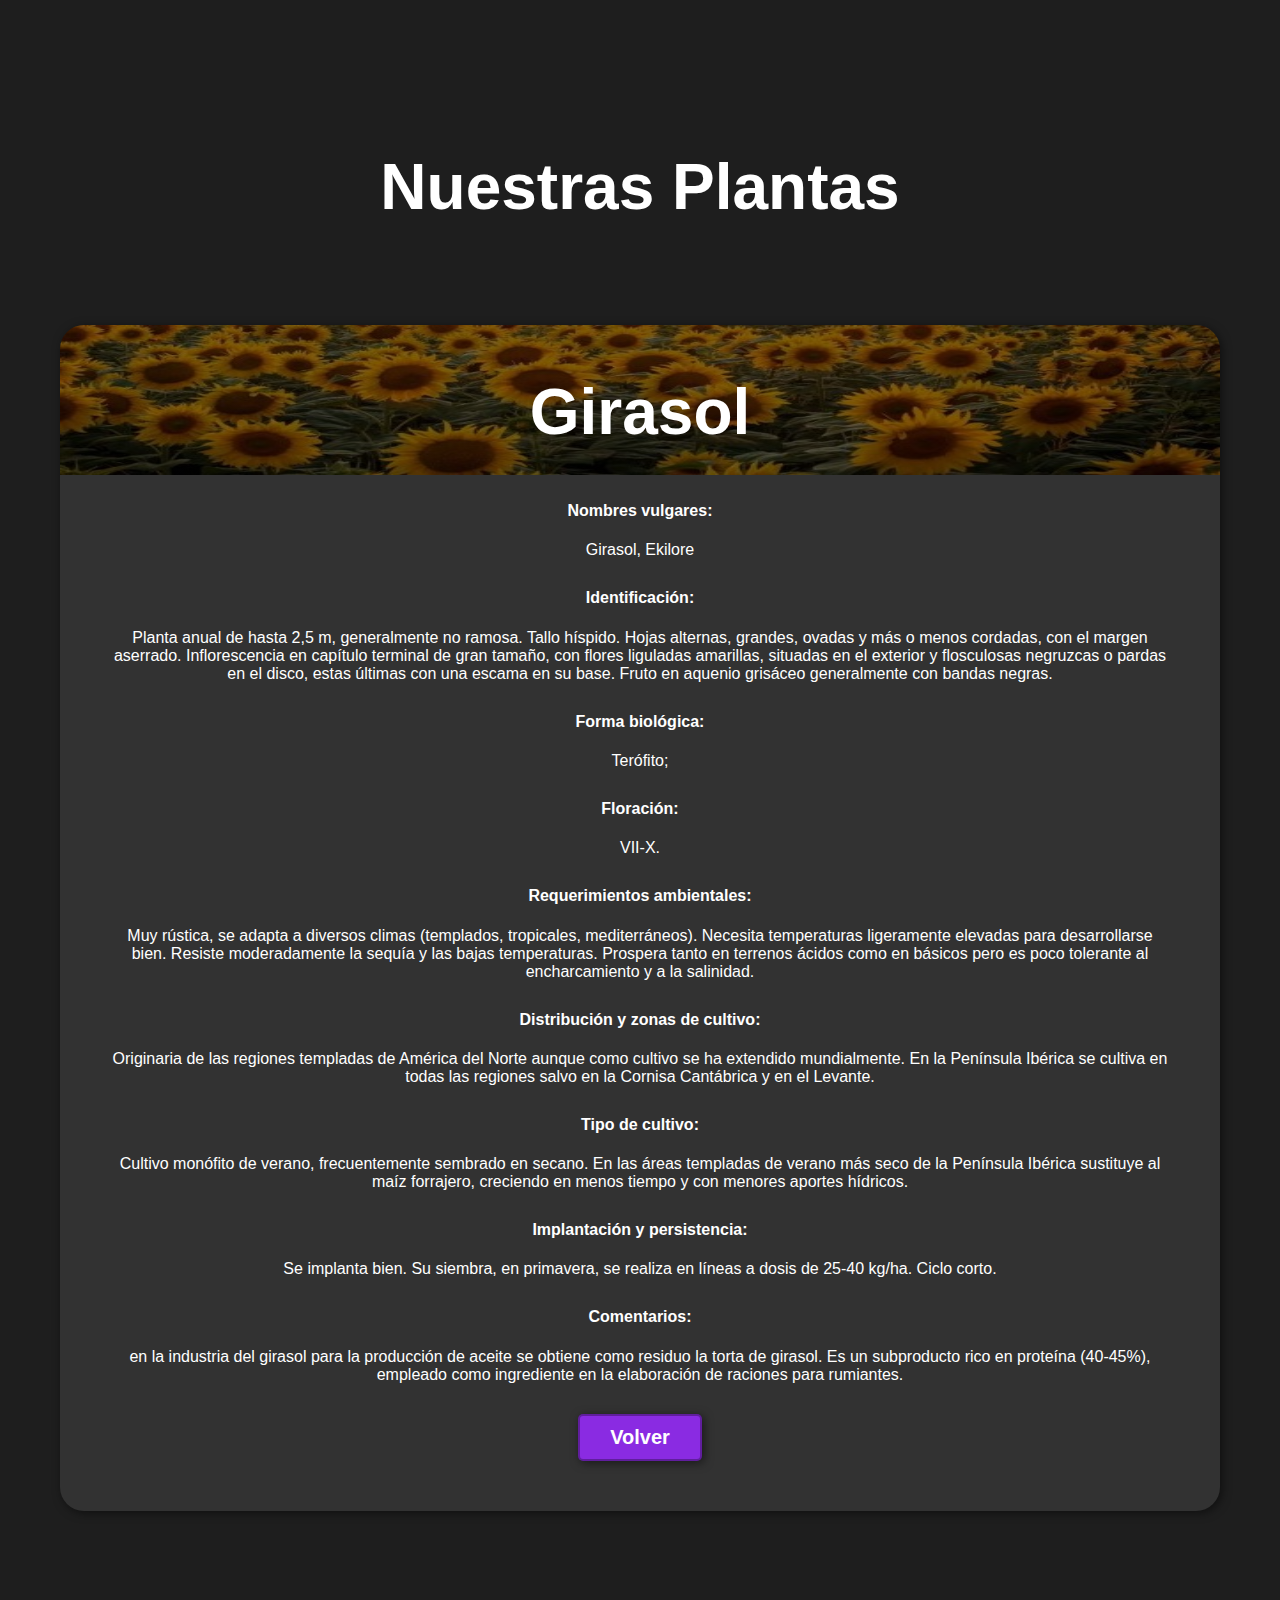
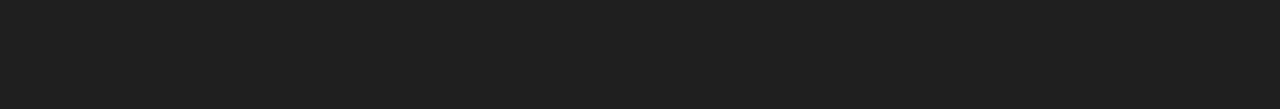
<file: marceli1/albahaca_en_orden.html>
<!DOCTYPE html>
<html lang="es">
<head>
    <meta charset="UTF-8">
    <meta http-equiv="X-UA-Compatible" content="IE=edge">
    <meta name="viewport" content="width=device-width, initial-scale=1.0">
    
    <link rel="stylesheet" href="index.css">
    
    <title>Herbario - Albahaca</title>    
</head>
<body>
    <header>
        <!-- Aca ira incluido el estracto de contenido del hader Logo, menu principal, etc.-->
    </header>
    <section id="nuestras-plantas">
        <div class="container">
            <h2>Nuestras Plantas</h2>
            <div class="plantas">
                <div class="carta">
                    <h2>Girasol</h2>
                    <h4>Nombres vulgares:</h4>
                    <p>Girasol, Ekilore</p>
                    <h4>Identificación:</h4>
                    <p> Planta anual de hasta 2,5 m, generalmente no ramosa. Tallo híspido. Hojas alternas, grandes, ovadas y más o menos cordadas, con el margen aserrado. Inflorescencia en capítulo terminal de gran tamaño, con flores liguladas amarillas, situadas en el exterior y flosculosas negruzcas o pardas en el disco, estas últimas con una escama en su base. Fruto en aquenio grisáceo generalmente con bandas negras.</p>
                    <h4>Forma biológica:</h4>
                    <p>Terófito;</p> 
                    <h4> Floración:</h4>
                    <p> VII-X.</p>
                    <h4>Requerimientos ambientales:</h4>
                    <p> Muy rústica, se adapta a diversos climas (templados, tropicales, mediterráneos). Necesita temperaturas ligeramente elevadas para desarrollarse bien. Resiste moderadamente la sequía y las bajas temperaturas. Prospera tanto en terrenos ácidos como en básicos pero es poco tolerante al encharcamiento y a la salinidad.</p>                   
                    <h4>Distribución y zonas de cultivo:</h4>
                    <p> Originaria de las regiones templadas de América del Norte aunque como cultivo se ha extendido mundialmente. En la Península Ibérica se cultiva en todas las regiones salvo en la Cornisa Cantábrica y en el Levante. </p>   
                    <h4>Tipo de cultivo:</h4>
                    <p>Cultivo monófito de verano, frecuentemente sembrado en secano. En las áreas templadas de verano más seco de la Península Ibérica sustituye al maíz forrajero, creciendo en menos tiempo y con menores aportes hídricos.</p>
                    <h4>Implantación y persistencia:</h4>
                    <p> Se implanta bien. Su siembra, en primavera, se realiza en líneas a dosis de 25-40 kg/ha. Ciclo corto.</p>
                    <h4>Comentarios:</h4>
                    <p> en la industria del girasol para la producción de aceite se obtiene como residuo la torta de girasol. Es un subproducto rico en proteína (40-45%), empleado como ingrediente en la elaboración de raciones para rumiantes.</p>
                    <form action="index.html">
                        <button>Volver</button>
                    </form>
                </div>
                
                
            </div>
        </div>
    </section>

    <footer>
        <!-- Aca ba el contenido del Footer importado desde un archivo externo-->
    </footer>

</body>
</html>
</file>
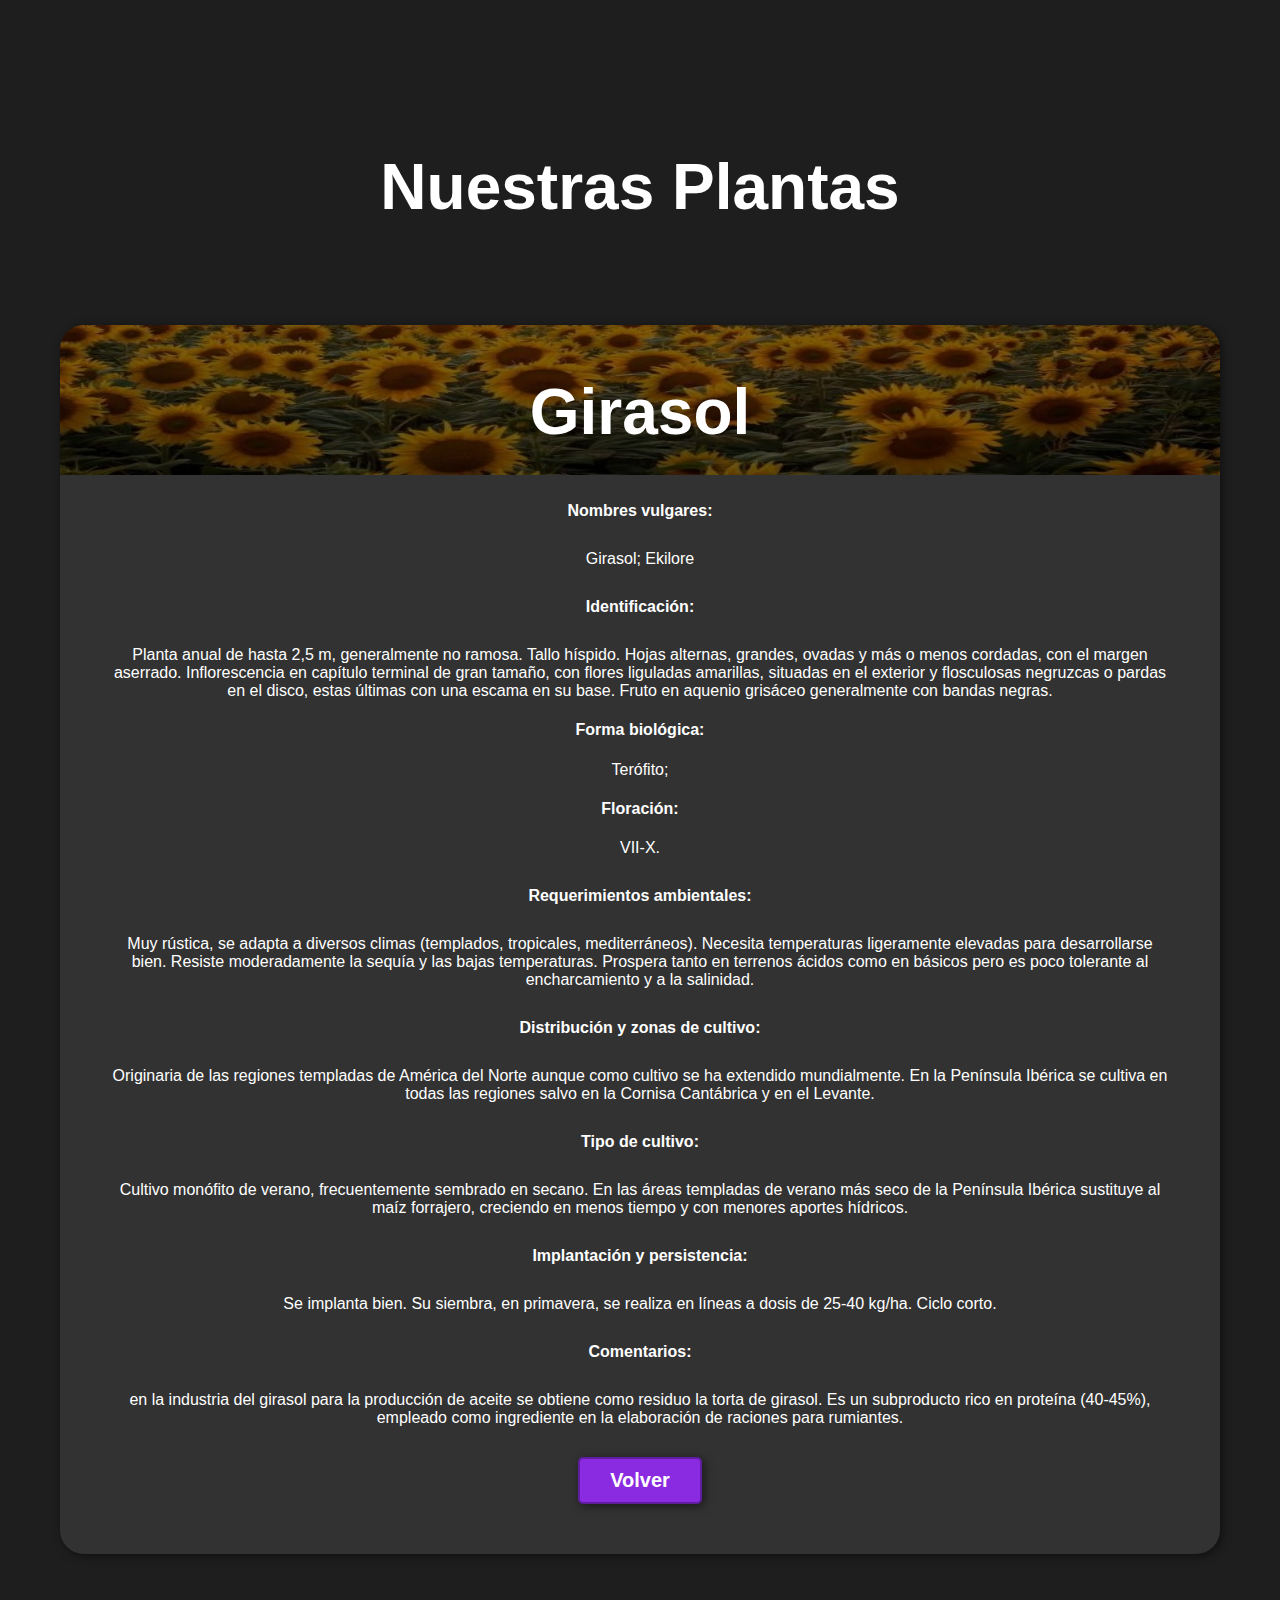
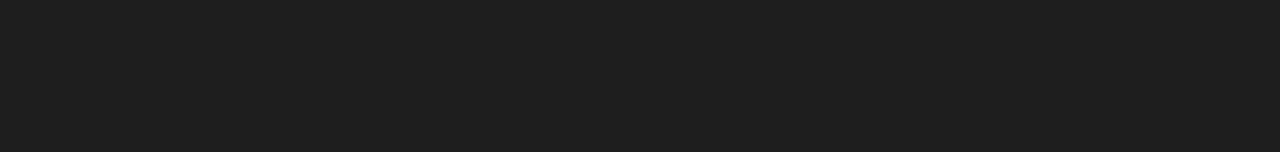
<file: marceli1/girasol.html>
<!DOCTYPE html>
<html lang="en">
<head>
    <title>Herbario</title>
    <link rel="stylesheet" href="index.css">
</head>
<body>





    <section id="nuestras-plantas">
        <div class="container">
            <h2>Nuestras Plantas</h2>
            <div class="plantas">
                <div class="carta">
                    <h2>Girasol</h2>
                    <h4><p>Nombres vulgares:</h4> Girasol; Ekilore</p>
                    <h4><p>Identificación:</h4> Planta anual de hasta 2,5 m, generalmente no ramosa. Tallo híspido. Hojas alternas, grandes, ovadas y más o menos cordadas, con el margen aserrado. Inflorescencia en capítulo terminal de gran tamaño, con flores liguladas amarillas, situadas en el exterior y flosculosas negruzcas o pardas en el disco, estas últimas con una escama en su base. Fruto en aquenio grisáceo generalmente con bandas negras.
                    <h4>Forma biológica:</h4> Terófito;<h4> Floración:</h4> VII-X.</p>
                    <h4><p>Requerimientos ambientales:</h4> Muy rústica, se adapta a diversos climas (templados, tropicales, mediterráneos). Necesita temperaturas ligeramente elevadas para desarrollarse bien. Resiste moderadamente la sequía y las bajas temperaturas. Prospera tanto en terrenos ácidos como en básicos pero es poco tolerante al encharcamiento y a la salinidad.</p>                   
                    <h4><p>Distribución y zonas de cultivo:</h4> Originaria de las regiones templadas de América del Norte aunque como cultivo se ha extendido mundialmente. En la Península Ibérica se cultiva en todas las regiones salvo en la Cornisa Cantábrica y en el Levante. </p>   
                    <h4><p>Tipo de cultivo:</h4>Cultivo monófito de verano, frecuentemente sembrado en secano. En las áreas templadas de verano más seco de la Península Ibérica sustituye al maíz forrajero, creciendo en menos tiempo y con menores aportes hídricos.</p>
                    <h4><p>Implantación y persistencia:</h4> Se implanta bien. Su siembra, en primavera, se realiza en líneas a dosis de 25-40 kg/ha. Ciclo corto.</p>
                    <h4><p>Comentarios:</h4> en la industria del girasol para la producción de aceite se obtiene como residuo la torta de girasol. Es un subproducto rico en proteína (40-45%), empleado como ingrediente en la elaboración de raciones para rumiantes.</p>
                    <form action="index.html">
                        <button>Volver</button>
                    </form>
                </div>
                
                
            </div>
        </div>
    </section>



</body>
</html>
</file>
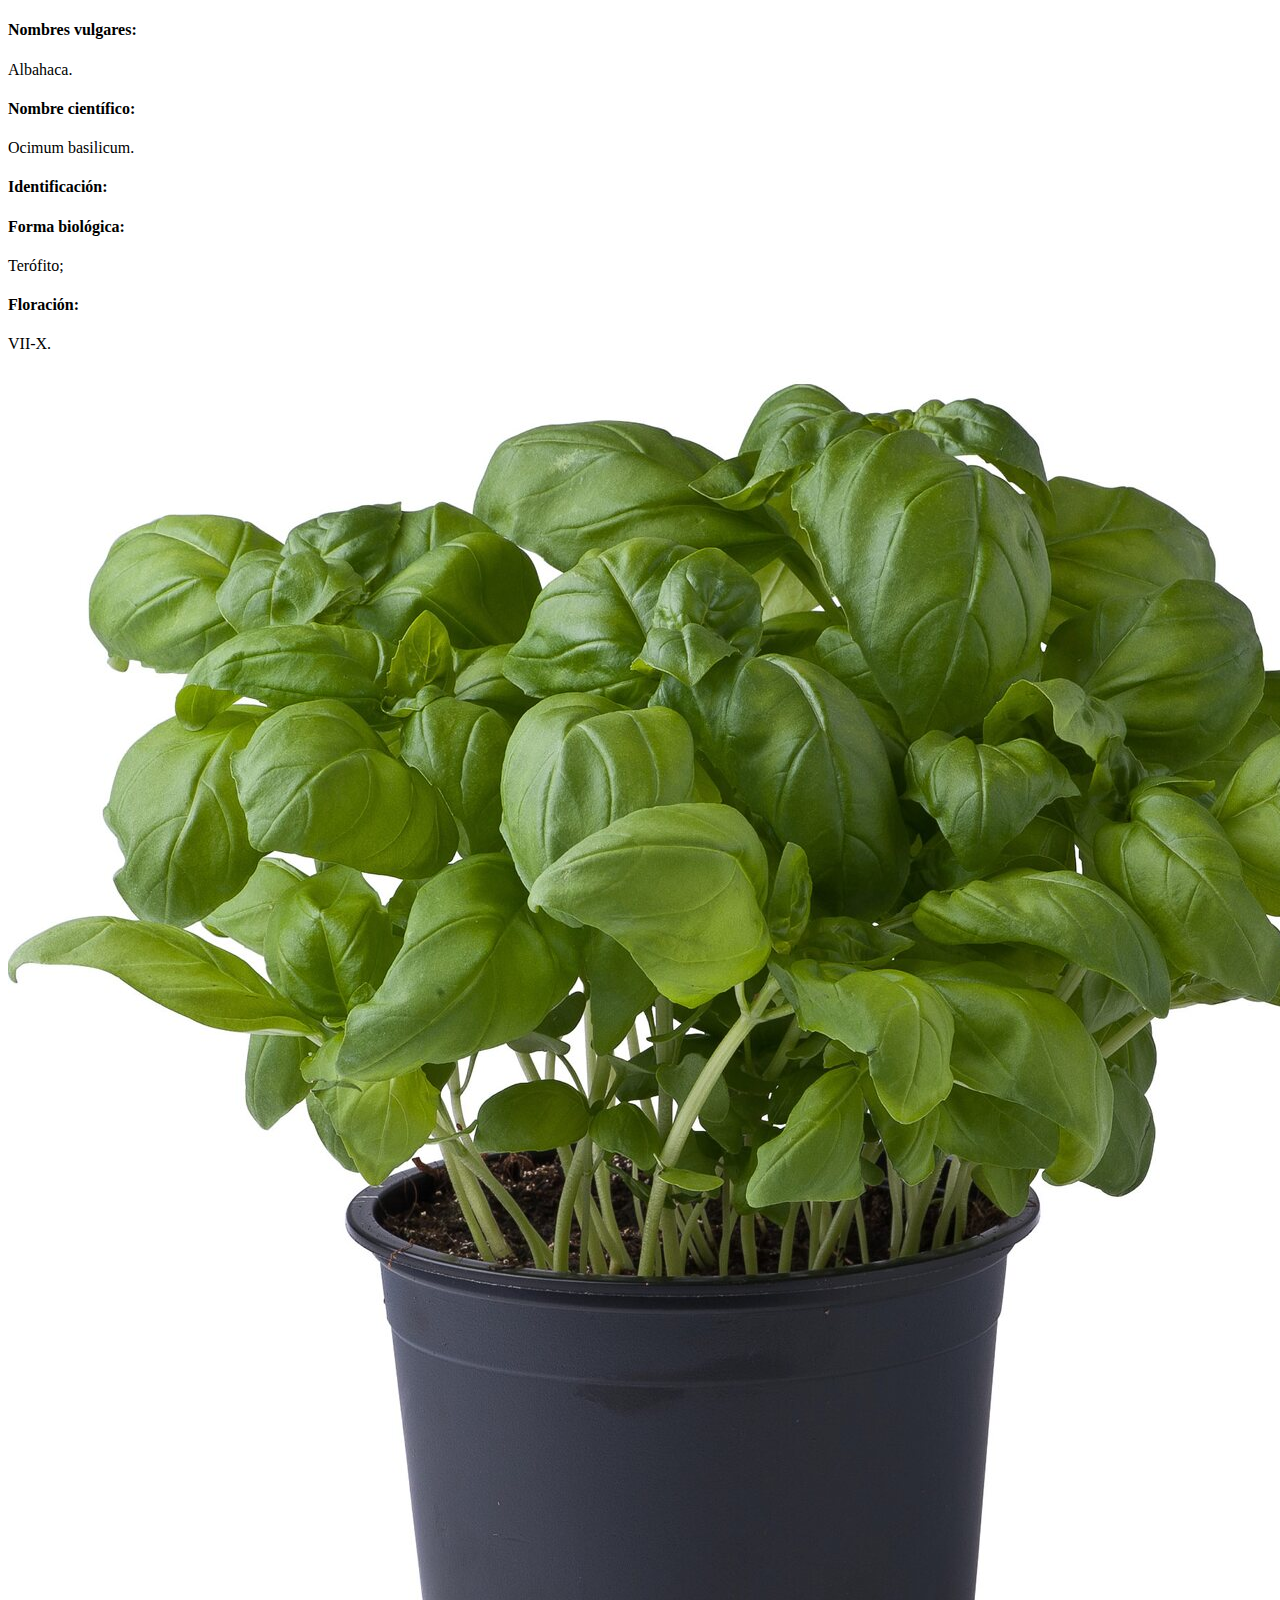
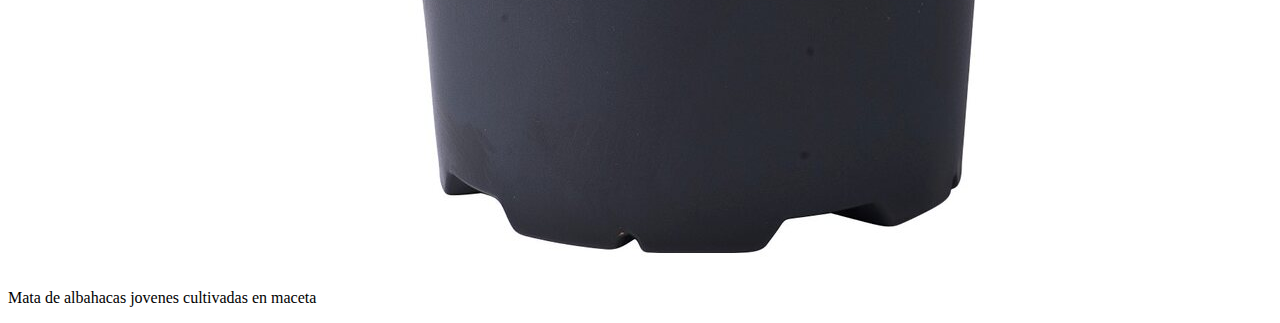
<file: marceli1/sologrid.html>
<!DOCTYPE html>
<html lang="en">
<head>
    <meta charset="UTF-8">
    <meta http-equiv="X-UA-Compatible" content="IE=edge">
    <meta name="viewport" content="width=device-width, initial-scale=1.0">
    <title>Document</title>
</head>
<body>
    <div class="nomenclaturas_ficha">
        <div class="tit_nom_vul"><h4>Nombres vulgares:</h4></div>
        <div class="nombre_vulgar"><p >Albahaca.</p></div>
        <div class="tit_nom_cie"><h4 >Nombre científico:</h4></div>
        <div class="nombre_cientifico"><p >Ocimum basilicum.</p></div> 
        <div class="tit_indent"><h4 >Identificación:</h4></div>
        <div class="tit_for_bio"><h4 >Forma biológica:</h4></div>
        <div class="forma_biologica"><p >Terófito;</p></div> 
        <div class="tit_flora"><h4 > Floración:</h4></div>
        <div class="floracion"><p > VII-X.</p></div>
        <div id="imagen_principal_articulo" class="imagen_articulo">
            <img src="media/maceta_albahaca.jpg" alt="plantas jovenes de albahaca en una maceta negra">
            <p class="epigrafe">
                Mata de albahacas jovenes cultivadas en maceta</p>
        </div>
    </div>
</body>
</html>
</file>
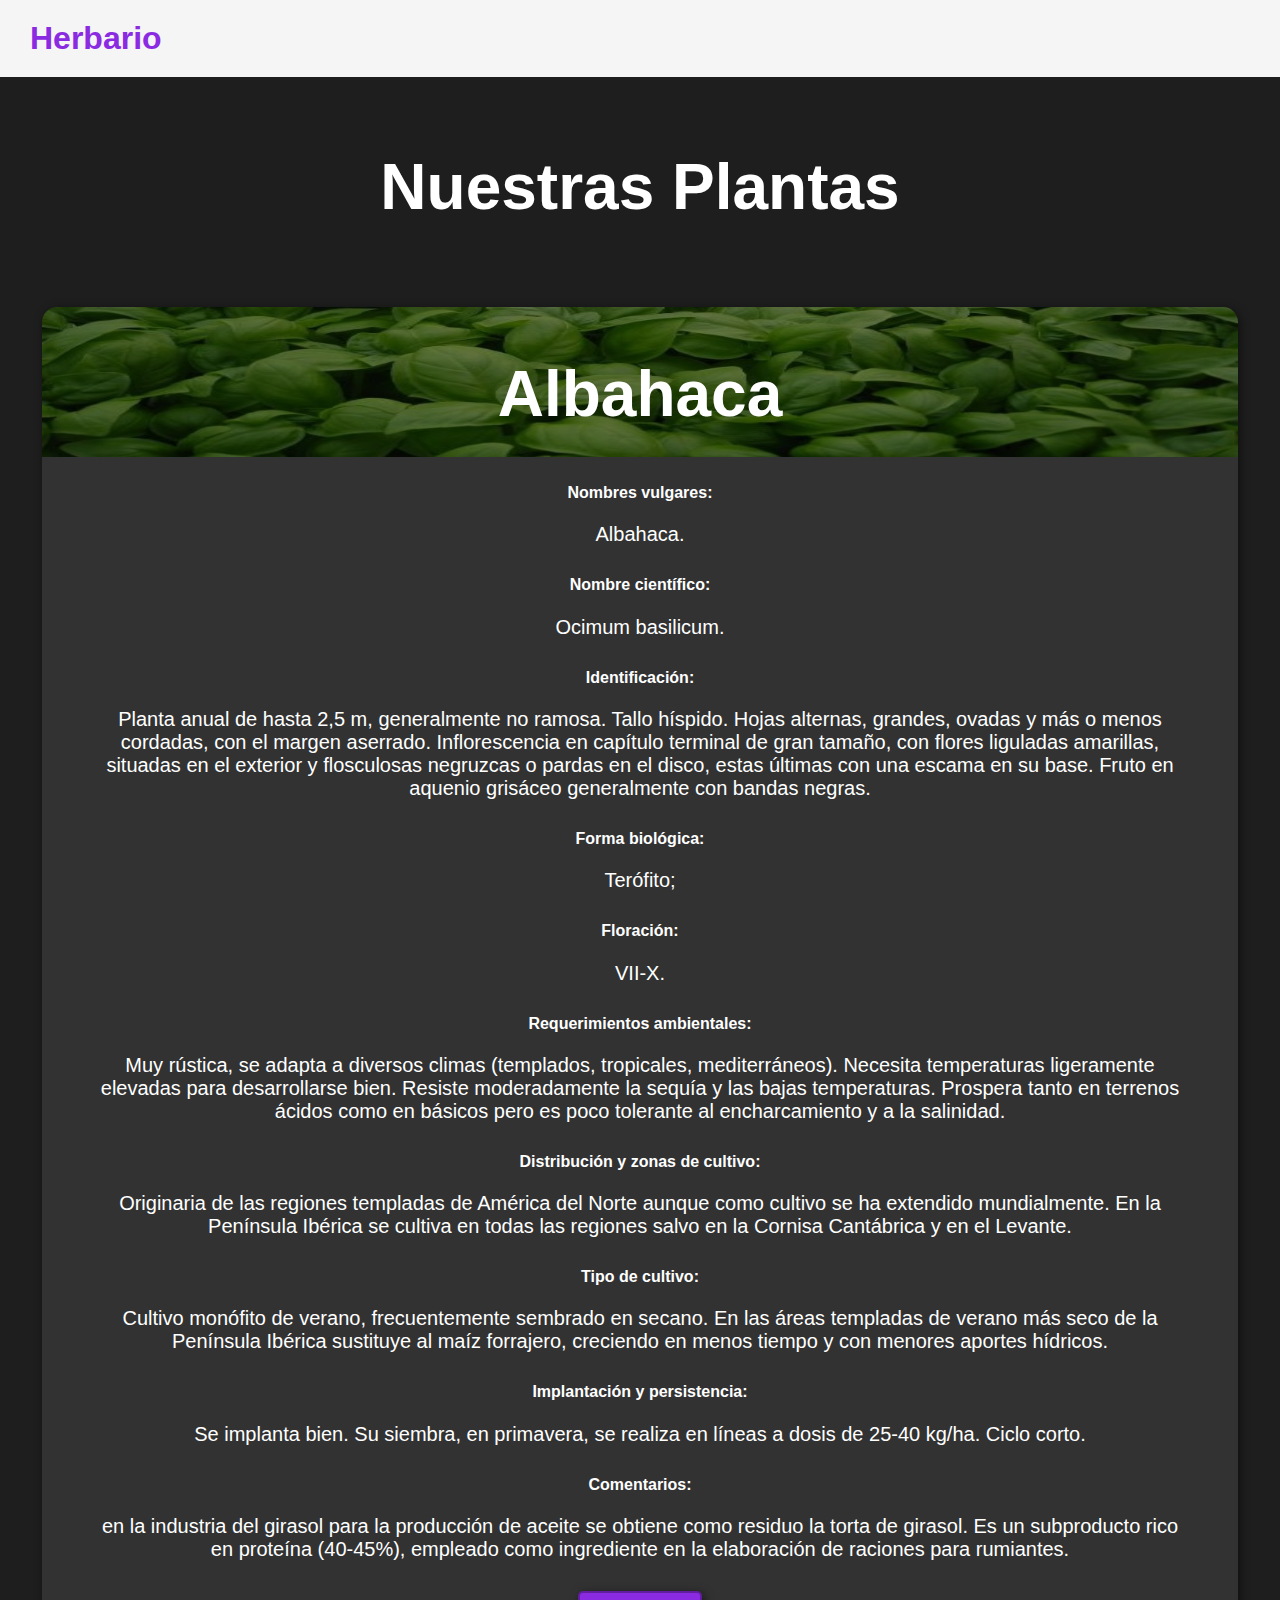
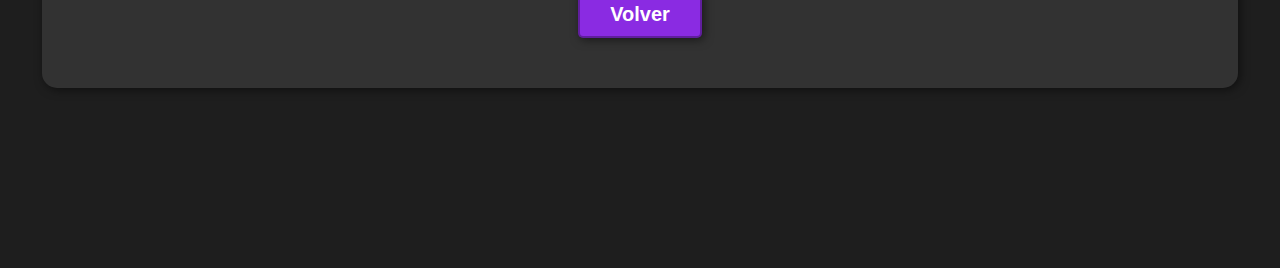
<file: marcelov2/albahaca.html>
<!DOCTYPE html>
<html lang="es">
<head>
    <meta charset="UTF-8">
    <meta http-equiv="X-UA-Compatible" content="IE=edge">
    <meta name="viewport" content="width=device-width, initial-scale=1.0">
    
    <link rel="stylesheet" href="index.css">
    <link rel="stylesheet" href="albahaca.css">
    <link rel="icon" type="image/vnd.microsoft.icon" href="media/favicon.ico">
    <title>Herbario - Albahaca</title>    
</head>
<body>
    <header>
        <div class="container">
            <p><a href="index.html" class="logo">Herbario</a></p>
            <!-- revisar que hacer con el menu
            <nav>
                <a href="#resumen">Resumen</a>
                <a href="#utilidades">Utilidades</a>
                <a href="#multimedia">Multimedia</a>
                <a href="#consultas">Consultas</a>
            </nav>-->
        </div>
    </header>
    
    <header>
        <!-- Aca ira incluido el estracto de contenido del hader Logo, menu principal, etc.-->
    </header>
    <section id="nuestras-plantas">
        <div class="container">
            <h2>Nuestras Plantas</h2>
            <div class="plantas">
                <div class="ficha">
                    <div>
                        <h2>Albahaca</h2>
                    </div>
                    <h4>Nombres vulgares:</h4>
                    <p>Albahaca.</p>
                    <h4>Nombre científico:</h4>
                    <p>Ocimum basilicum.</p> 
                    <h4>Identificación:</h4>
                    <p> Planta anual de hasta 2,5 m, generalmente no ramosa. Tallo híspido. Hojas alternas, grandes, ovadas y más o menos cordadas, con el margen aserrado. Inflorescencia en capítulo terminal de gran tamaño, con flores liguladas amarillas, situadas en el exterior y flosculosas negruzcas o pardas en el disco, estas últimas con una escama en su base. Fruto en aquenio grisáceo generalmente con bandas negras.</p>
                    <h4>Forma biológica:</h4>
                    <p>Terófito;</p> 
                    <h4> Floración:</h4>
                    <p> VII-X.</p>
                    <h4>Requerimientos ambientales:</h4>
                    <p> Muy rústica, se adapta a diversos climas (templados, tropicales, mediterráneos). Necesita temperaturas ligeramente elevadas para desarrollarse bien. Resiste moderadamente la sequía y las bajas temperaturas. Prospera tanto en terrenos ácidos como en básicos pero es poco tolerante al encharcamiento y a la salinidad.</p>                   
                    <h4>Distribución y zonas de cultivo:</h4>
                    <p> Originaria de las regiones templadas de América del Norte aunque como cultivo se ha extendido mundialmente. En la Península Ibérica se cultiva en todas las regiones salvo en la Cornisa Cantábrica y en el Levante. </p>   
                    <h4>Tipo de cultivo:</h4>
                    <p>Cultivo monófito de verano, frecuentemente sembrado en secano. En las áreas templadas de verano más seco de la Península Ibérica sustituye al maíz forrajero, creciendo en menos tiempo y con menores aportes hídricos.</p>
                    <h4>Implantación y persistencia:</h4>
                    <p> Se implanta bien. Su siembra, en primavera, se realiza en líneas a dosis de 25-40 kg/ha. Ciclo corto.</p>
                    <h4>Comentarios:</h4>
                    <p> en la industria del girasol para la producción de aceite se obtiene como residuo la torta de girasol. Es un subproducto rico en proteína (40-45%), empleado como ingrediente en la elaboración de raciones para rumiantes.</p>
                    <form action="index.html">
                        <button>Volver</button>
                    </form>
                </div>
                
                
            </div>
        </div>
    </section>

    <footer>
        <!-- Aca ba el contenido del Footer importado desde un archivo externo-->
    </footer>

</body>
</html>
</file>
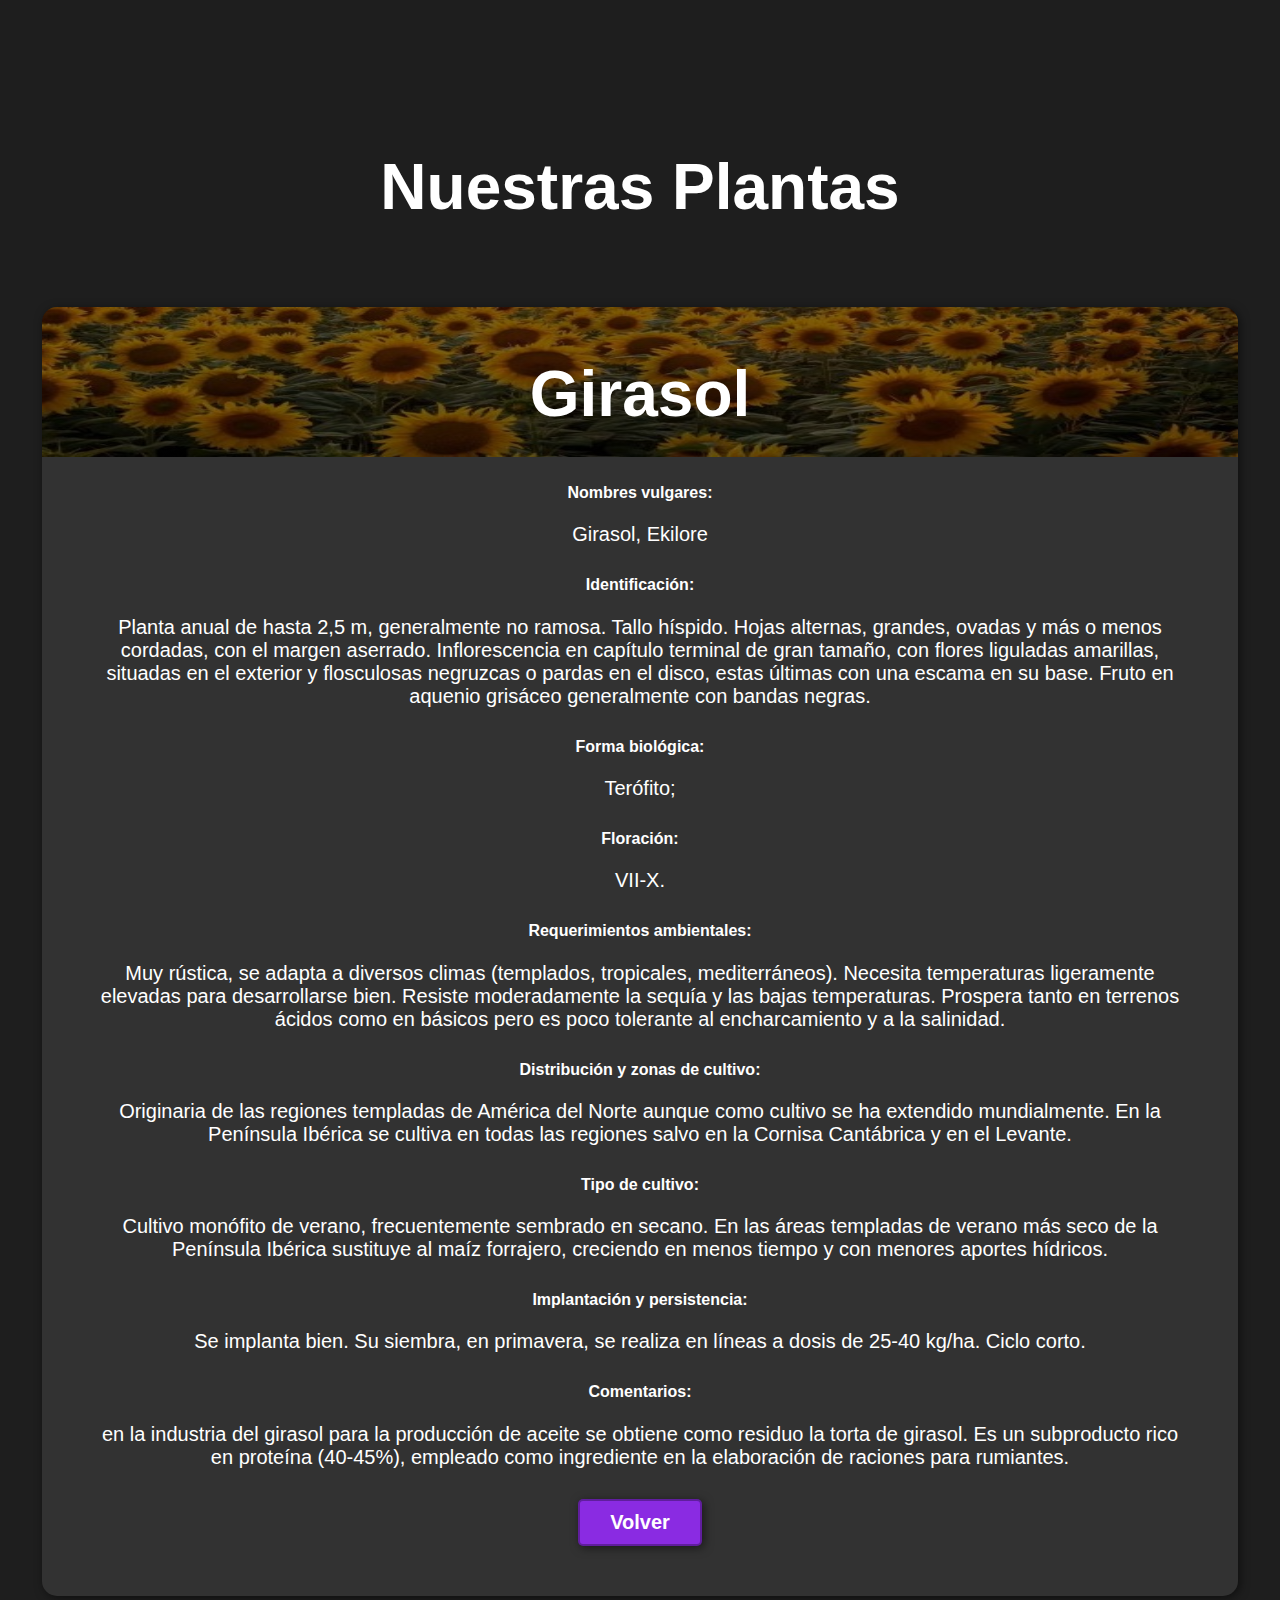
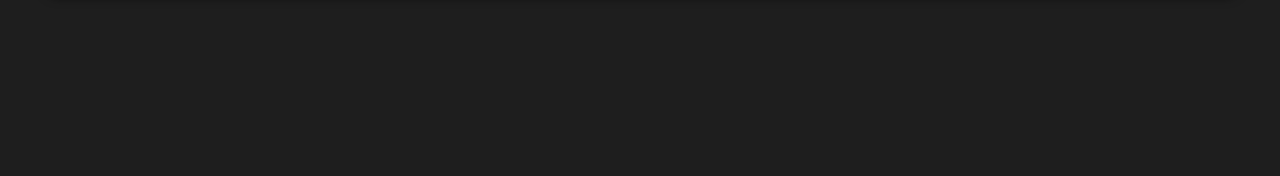
<file: marcelov2/albahaca_en_orden.html>
<!DOCTYPE html>
<html lang="es">
<head>
    <meta charset="UTF-8">
    <meta http-equiv="X-UA-Compatible" content="IE=edge">
    <meta name="viewport" content="width=device-width, initial-scale=1.0">
    
    <link rel="stylesheet" href="index.css">
    <link rel="icon" type="image/vnd.microsoft.icon" href="media/favicon.ico">
    <title>Herbario - Albahaca</title>    
</head>
<body>
    <header>
        <!-- Aca ira incluido el estracto de contenido del hader Logo, menu principal, etc.-->
    </header>
    <section id="nuestras-plantas">
        <div class="container">
            <h2>Nuestras Plantas</h2>
            <div class="plantas">
                <div class="carta">
                    <h2>Girasol</h2>
                    <h4>Nombres vulgares:</h4>
                    <p>Girasol, Ekilore</p>
                    <h4>Identificación:</h4>
                    <p> Planta anual de hasta 2,5 m, generalmente no ramosa. Tallo híspido. Hojas alternas, grandes, ovadas y más o menos cordadas, con el margen aserrado. Inflorescencia en capítulo terminal de gran tamaño, con flores liguladas amarillas, situadas en el exterior y flosculosas negruzcas o pardas en el disco, estas últimas con una escama en su base. Fruto en aquenio grisáceo generalmente con bandas negras.</p>
                    <h4>Forma biológica:</h4>
                    <p>Terófito;</p> 
                    <h4> Floración:</h4>
                    <p> VII-X.</p>
                    <h4>Requerimientos ambientales:</h4>
                    <p> Muy rústica, se adapta a diversos climas (templados, tropicales, mediterráneos). Necesita temperaturas ligeramente elevadas para desarrollarse bien. Resiste moderadamente la sequía y las bajas temperaturas. Prospera tanto en terrenos ácidos como en básicos pero es poco tolerante al encharcamiento y a la salinidad.</p>                   
                    <h4>Distribución y zonas de cultivo:</h4>
                    <p> Originaria de las regiones templadas de América del Norte aunque como cultivo se ha extendido mundialmente. En la Península Ibérica se cultiva en todas las regiones salvo en la Cornisa Cantábrica y en el Levante. </p>   
                    <h4>Tipo de cultivo:</h4>
                    <p>Cultivo monófito de verano, frecuentemente sembrado en secano. En las áreas templadas de verano más seco de la Península Ibérica sustituye al maíz forrajero, creciendo en menos tiempo y con menores aportes hídricos.</p>
                    <h4>Implantación y persistencia:</h4>
                    <p> Se implanta bien. Su siembra, en primavera, se realiza en líneas a dosis de 25-40 kg/ha. Ciclo corto.</p>
                    <h4>Comentarios:</h4>
                    <p> en la industria del girasol para la producción de aceite se obtiene como residuo la torta de girasol. Es un subproducto rico en proteína (40-45%), empleado como ingrediente en la elaboración de raciones para rumiantes.</p>
                    <form action="index.html">
                        <button>Volver</button>
                    </form>
                </div>
                
                
            </div>
        </div>
    </section>

    <footer>
        <!-- Aca ba el contenido del Footer importado desde un archivo externo-->
    </footer>

</body>
</html>
</file>
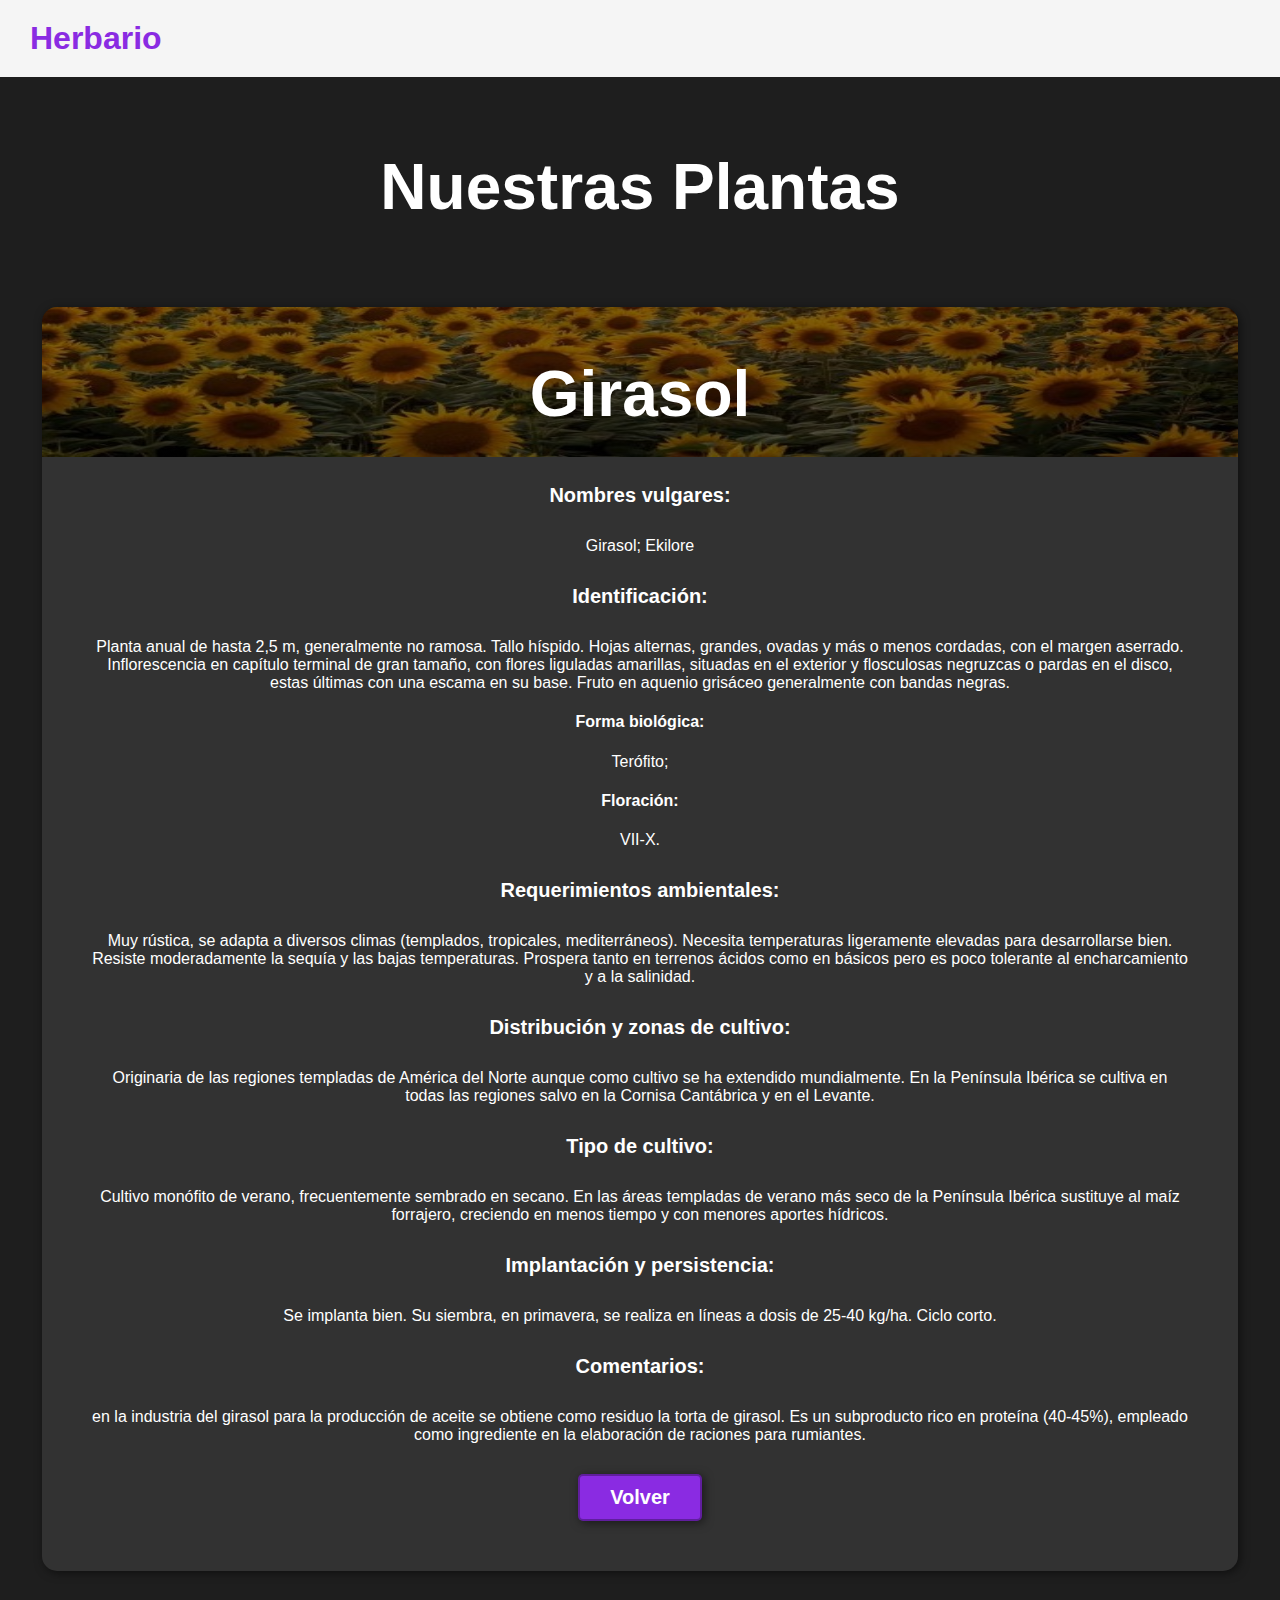
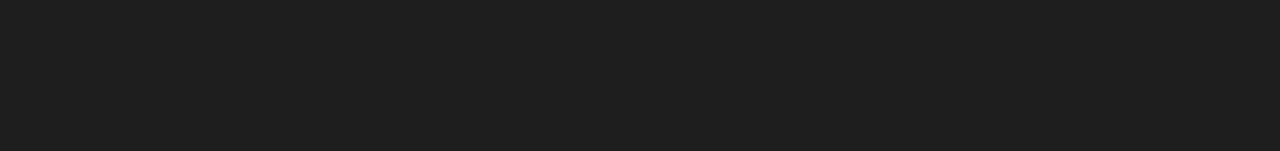
<file: marcelov2/girasol.html>
<!DOCTYPE html>
<html lang="es">
<head>
    <link rel="icon" type="image/vnd.microsoft.icon" href="media/favicon.ico">
    <title>Herbario</title>
    <link rel="stylesheet" href="index.css">
</head>
<body>
    <header>
        <div class="container">
            <p><a href="index.html" class="logo">Herbario</a></p>
            <!-- revisar que hacer con el menu
            <nav>
                <a href="#resumen">Resumen</a>
                <a href="#utilidades">Utilidades</a>
                <a href="#multimedia">Multimedia</a>
                <a href="#consultas">Consultas</a>
            </nav>-->
        </div>
    </header>




    <section id="nuestras-plantas">
        <div class="container">
            <h2>Nuestras Plantas</h2>
            <div class="plantas">
                <div class="carta">
                    <h2>Girasol</h2>
                    <h4><p>Nombres vulgares:</h4> Girasol; Ekilore</p>
                    <h4><p>Identificación:</h4> Planta anual de hasta 2,5 m, generalmente no ramosa. Tallo híspido. Hojas alternas, grandes, ovadas y más o menos cordadas, con el margen aserrado. Inflorescencia en capítulo terminal de gran tamaño, con flores liguladas amarillas, situadas en el exterior y flosculosas negruzcas o pardas en el disco, estas últimas con una escama en su base. Fruto en aquenio grisáceo generalmente con bandas negras.
                    <h4>Forma biológica:</h4> Terófito;<h4> Floración:</h4> VII-X.</p>
                    <h4><p>Requerimientos ambientales:</h4> Muy rústica, se adapta a diversos climas (templados, tropicales, mediterráneos). Necesita temperaturas ligeramente elevadas para desarrollarse bien. Resiste moderadamente la sequía y las bajas temperaturas. Prospera tanto en terrenos ácidos como en básicos pero es poco tolerante al encharcamiento y a la salinidad.</p>                   
                    <h4><p>Distribución y zonas de cultivo:</h4> Originaria de las regiones templadas de América del Norte aunque como cultivo se ha extendido mundialmente. En la Península Ibérica se cultiva en todas las regiones salvo en la Cornisa Cantábrica y en el Levante. </p>   
                    <h4><p>Tipo de cultivo:</h4>Cultivo monófito de verano, frecuentemente sembrado en secano. En las áreas templadas de verano más seco de la Península Ibérica sustituye al maíz forrajero, creciendo en menos tiempo y con menores aportes hídricos.</p>
                    <h4><p>Implantación y persistencia:</h4> Se implanta bien. Su siembra, en primavera, se realiza en líneas a dosis de 25-40 kg/ha. Ciclo corto.</p>
                    <h4><p>Comentarios:</h4> en la industria del girasol para la producción de aceite se obtiene como residuo la torta de girasol. Es un subproducto rico en proteína (40-45%), empleado como ingrediente en la elaboración de raciones para rumiantes.</p>
                    <form action="index.html">
                        <button>Volver</button>
                    </form>
                </div>
                
                
            </div>
        </div>
    </section>



</body>
</html>
</file>
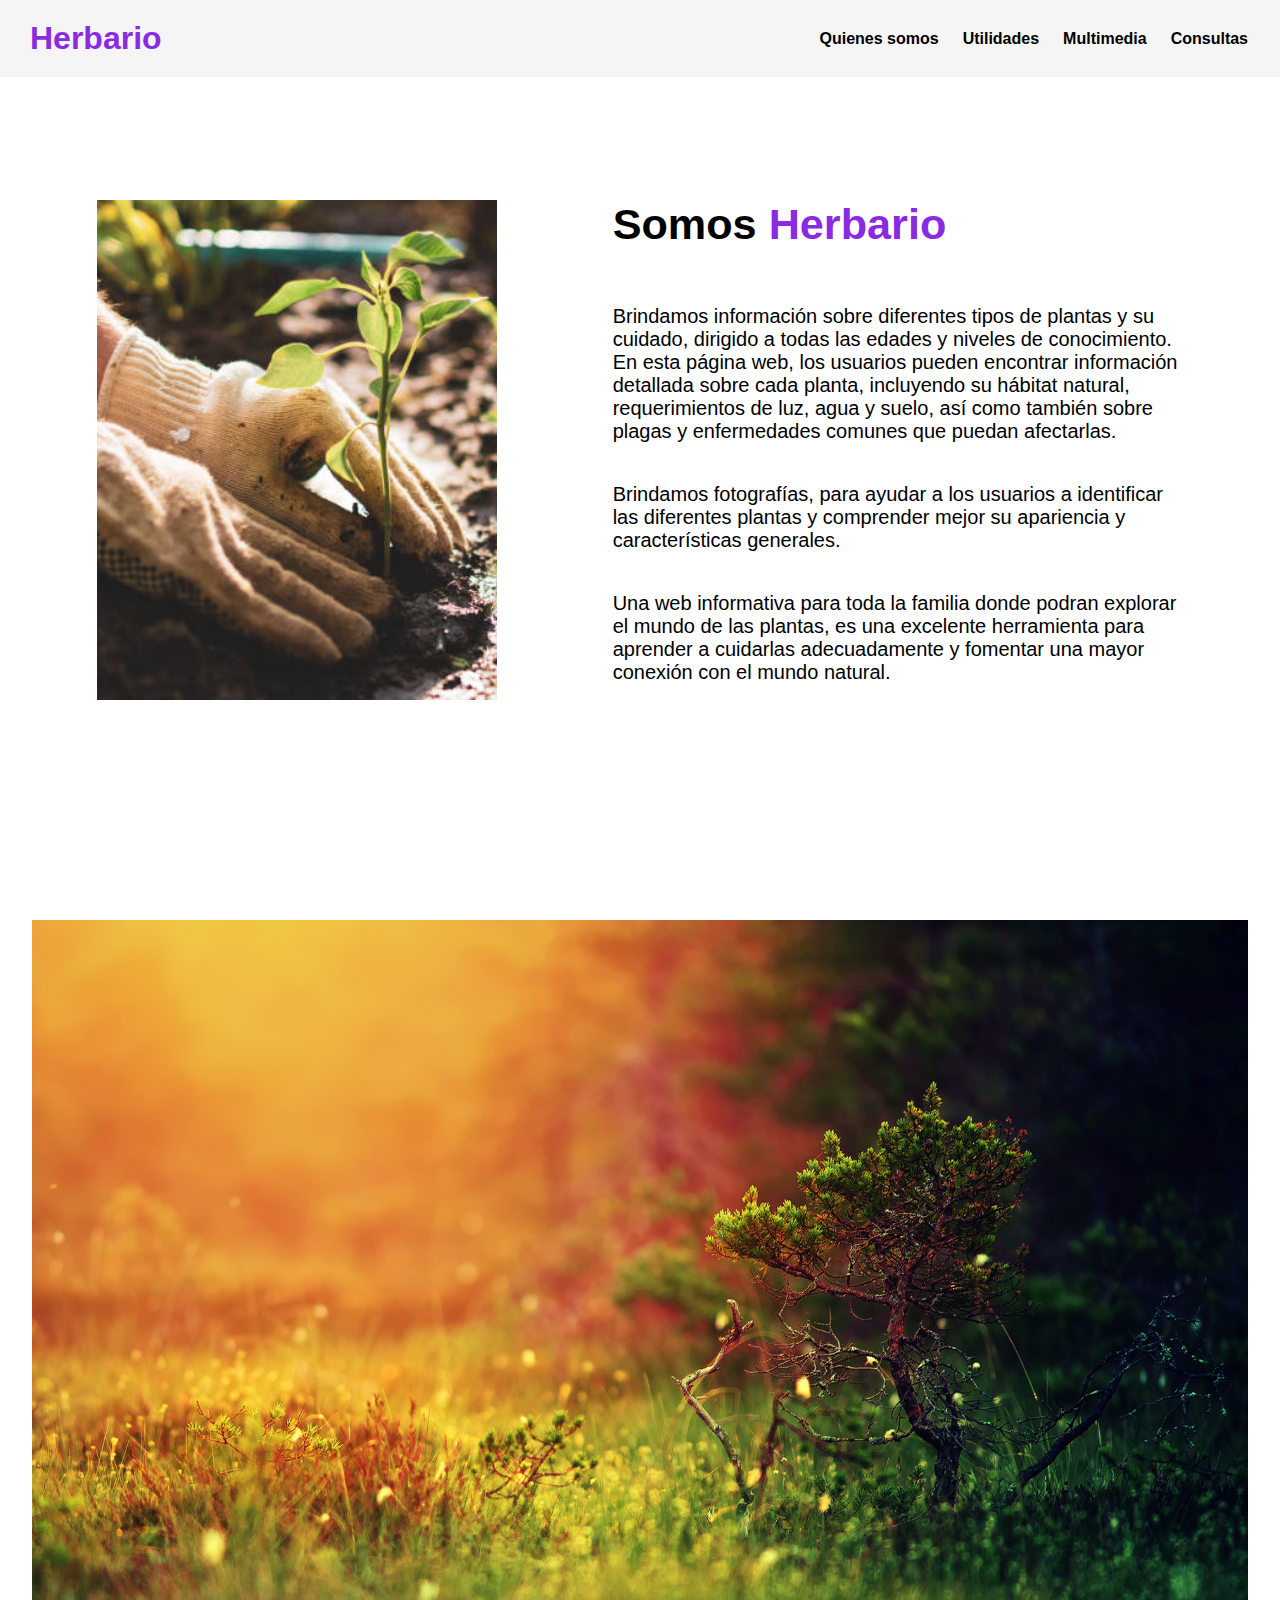
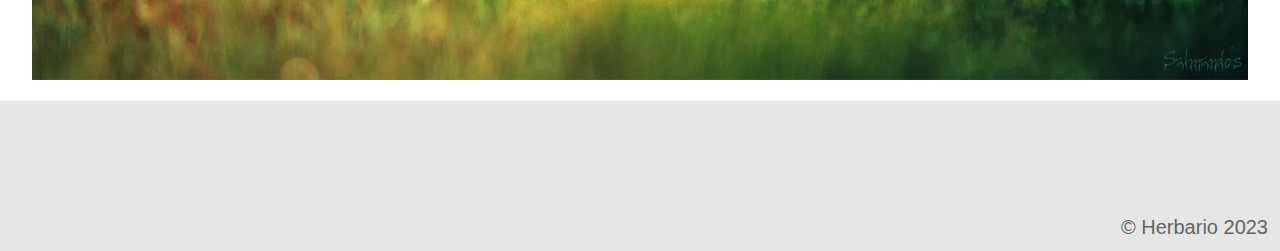
<file: marcelov2/quienes_somos.html>
<!DOCTYPE html>
<html lang="es">
<head>
    <link rel="icon" type="image/vnd.microsoft.icon" href="media/favicon.ico">
    <title>Herbario</title>
    <link rel="stylesheet" href="index.css">
</head>
<body>
    <header>
        <div class="container">
            <p><a href="index.html" class="logo">Herbario</a></p>
            <nav>
                <a href="#Quienessomos">Quienes somos</a>
                <a href="#utilidades">Utilidades</a>
                <a href="#multimedia">Multimedia</a>
                <a href="#consultas">Consultas</a>
            </nav>
        </div>
    </header>
    
    

    <section id="manos">
        <div class="container">
            <div class="img-container"></div>
            <div class="texto">

                <h2>Somos <span class="color-acento">Herbario</span></h2>
                <p> Brindamos información sobre diferentes tipos de plantas y su cuidado, dirigido a todas las edades y niveles de conocimiento.

                    En esta página web, los usuarios pueden encontrar información detallada sobre cada planta, incluyendo su hábitat natural, requerimientos de luz, agua y suelo, así como también sobre plagas y enfermedades comunes que puedan afectarlas. </p>
                    
                    <p> Brindamos  fotografías, para ayudar a los usuarios a identificar las diferentes plantas y comprender mejor su apariencia y características generales.</p>
                    
                    <p>  Una web informativa para toda la familia donde podran explorar el mundo de las plantas,  es una excelente herramienta para aprender a cuidarlas adecuadamente y fomentar una mayor conexión con el mundo natural.</p>
            </div>
        </div>
    </section>
    <div class="slider">
        <ul>
            <li><img src="media/carrusel.jpg" alt=""></li>
            <li><img src="media/carrusel2.jpg" alt=""></li>
            <li><img src="media/carrusel3.jpg" alt=""></li>
            <li><img src="media/carrusel4.jpg" alt=""></li>
        </ul>
    </div>

    

    <footer>
        <div class="container">
            <p>&copy; Herbario 2023</p>
        </div>
    </footer>
</body>
</html>
</file>
<file: css/general.css>
html{
    font-size: 10px;
}
p{
    font-size: 1em;
}
ul{
    font-size: 1em;
}
span {
    font-size: 1em;
}
h6 { 
    font-size: 1.2em;
}
h5 {
    font-size: 1.4em;
}
h4 {
    font-size: 1.6em;
}
h3 {
    font-size: 1.8em;
}
h2 {
    font-size: 2em;
}
h1 {
    font-size: 2.3em;
}
.epigrafe{
    font-size: 0.8em;
    font-style: italic;
    
}
.nota_al_pie {
    font-size: 0.8em;
    font-weight: bold;
}
</file>
<file: css/index.css>
*{
    box-sizing: border-box;
}

html{
    scroll-behavior: smooth;
}

body{
    font-family: 'Roboto', sans-serif;
    margin: 0;
}



button{
    font-size: 1.25em;
    font-weight: bold;
    padding: 10px 30px;
    border-radius: 5px;
    border: 2px solid rgba(0,0,0,0.3);
    box-shadow: 2px 2px 10px rgba(0,0,0,0.5);
    color: white;
    background-color: blueviolet;
}

button:hover{
    background-color: rgb(101, 33, 165);
}

.container{
    max-width: 1400px;
    margin: auto;
}

.color-acento{ color:blueviolet; }

header{
    background-color: rgb(245,245,245);
    z-index: 1;
    
}

header .logo{
    margin: 0;
    padding: 25px 30px;
    font-weight: bold;
    color: blueviolet;
    font-size: 2em;
    vertical-align: middle;

}
header .logo img{
    max-height: 1.5em;
    width: auto;
    vertical-align: middle;
}

header .container{
    display: flex;
    flex-direction: column;
    align-items: center;
}

header nav{
    display: flex;
    flex-direction: column;
    text-align: center;
    padding-bottom: 25px;
}

header a{
    padding: 5px 12px;
    text-decoration: none;
    font-weight: bold;
    color: black;
}

header a:hover{
    color: blueviolet;
}

#plantafondo{
    display: flex;
    align-items: center;
    justify-content: center;
    text-align: center;
    flex-direction: column; 
    height: 90vh;
    background-image: linear-gradient(
        0deg,
        rgba(0,0,0,0.5),
        rgba(0,0,0,0.5)
    )
    ,url("../media/plantafondo.jpg");
    background-repeat: no-repeat;
    background-size: cover;
    background-position: center center;
}


#plantafondo h1{
    color: white;
    text-shadow: 3px 3px #000;
    position: absolute;
    top: 1em;
    display: flex;
}



#plantafondo button{
    font-size: 1.75em;
}

#manos .container{
    text-align: center;
    padding: 200px 12px;
}

#nuestras-plantas{
    background-color: rgb(30,30,30);
    color: white;
    text-align: center;
}

#nuestras-plantas .container{
    padding: 150px 12px;
}

#nuestras-plantas h2{
    margin-top: 0;
    font-size: 3.2em;
}

#nuestras-plantas p{
    display: none;
}

#nuestras-plantas .carta{
    background-position: center center;
    background-size: cover;
    padding: 10em 0px;
    margin: 3em;
    border-radius: 1.5em;
}

.carta:first-child{
    background-image: linear-gradient(
        0deg,
        rgba(0,0,0,0.5),
        rgba(0,0,0,0.5)
    )
    ,url("../media/girasol.jpg");

}

.carta:nth-child(2){
    background-image: linear-gradient(
        0deg,
        rgba(0,0,0,0.5),
        rgba(0,0,0,0.5)
    )
    ,url("../media/albahaca.jpg");
}

.carta:nth-child(3){
    background-image: linear-gradient(
        0deg,
        rgba(0,0,0,0.5),
        rgba(0,0,0,0.5)
    )
    ,url("../media/python.jpg");

}

#caracteristicas .container{
    text-align: center;
    padding: 25em 1.2em;
}

#caracteristicas li{
    margin: 1.6em 0px;
    font-weight: bold;
}

#final{
    display: flex;
    flex-direction: column;
    justify-content: center;
    align-items: center;
    text-align: center;
    background-color: rgb(30,30,30);
    color: white;
    height: 80vh;
}

#final h2{
    font-size: 9vw;
}

#final button{
    font-size: 5vw;
}

footer{
    background-color: rgb(230,230,230);
}

footer p{
    margin: 0;
    padding: 12px;
    color: rgb(100,100,100);
}

footer .container{
    height: 150px;
    display: flex;
    justify-content: center;
    align-items: flex-end;
}

@media (min-width: 850px){
    header{
        position: fixed;
        width: 100%;
    }

    header .container{
        flex-direction: row;
        justify-content: space-between;
    }

    header nav{
        flex-direction: row;
        padding-bottom: 0;
        padding-right: 20px;
    }

    #plantafondo h1{
        font-size: 5em;
    }

    #manos .container{
        display: flex;
        justify-content: space-evenly;
    }

    #manos .texto{
        width: 50%;
        max-width: 600px;
        text-align: initial;
        padding-left: 30px;
        display: flex;
        flex-direction: column;
        justify-content: center;
    }

    #manos h2{
        margin-top: 0px;
    }

    #manos .img-container{
        background-image: url("../media/manos.jpg");
        background-size: cover;
        background-position: center center;
        height: 500px;
        width: 400px; 
    }

    #nuestras-plantas .plantas{
        display: flex;
        justify-content: center;
    }

    #nuestras-plantas p{
        display: block;
        margin-bottom: 30px;
    }

    #nuestras-plantas h2{
        font-size: 4em;
    }

    #nuestras-plantas h3{
        margin-top: 0;
        height: 2.5em;
    }

    #nuestras-plantas .carta{
        padding: 50px;
        background-size: 100% 150px;
        background-repeat: no-repeat;
        background-position-y: 0;
        background-color: rgba(50, 50, 50, 1);
        box-shadow: 2px 2px 10px rgba(0,0,0,0.5);
    }

    .carta:first-child{
        background-image: linear-gradient(
            0deg,
            rgba(0,0,0,0.5),
            rgba(0,0,0,0.5)
        )
        ,url("../media/girasol_croped.jpg");

    }
    

    .carta:nth-child(2){
        background-image: linear-gradient(
            0deg,
            rgba(0,0,0,0.5),
            rgba(0,0,0,0.5)
        )
        ,url("../media/albahaca_croped.jpg");
    }

    .carta:nth-child(3){
        background-image: linear-gradient(
            0deg,
            rgba(0,0,0,0.5),
            rgba(0,0,0,0.5)
        )
        ,url("../media/python-cropped.jpg");

    }

    #caracteristicas{
        background-image: url("../media/background-2.jpeg");
        background-repeat: no-repeat;
        background-size: 500px 400px;
        background-position: calc(100vw - 500px) 120px;
    }

    #caracteristicas .container{
        text-align: initial;
    }

    #caracteristicas ul{
        margin-left: 100px;
    }

    #final h2{
        font-size: 5em;
    }

    #final button{
        font-size: 2em;
    }

    footer .container{
        justify-content: flex-end;
    }
}

@media (min-width: 1200px) {
    #caracteristicas{
        background-position-x: calc(100vw - 800px);
    }
}
.slider {
    
    width: 100%;
    margin: auto;
    overflow: hidden;
    position: inherit;
  }
  
  .slider ul{
    display: flex;
    padding: 0;
    width: 400%;
  
    animation: cambio 10s infinite alternate;
  }
  
  .slider li{
    width:  100%;
    list-style: none;
  }
  
  .slider img{
    width:  100%;
  }
  
  @keyframes cambio {
    0% { margin-left: 0;}
    20% { margin-left: 0;}
  
    25% { margin-left: -100%;}
    45% { margin-left: -100%;}
  
    50% { margin-left: -200%;}
    70% { margin-left: -200%;}
  
    75% { margin-left: -300%;}
    100% { margin-left: -300%;}
  
  }
</file>
<file: marceli1/index.css>
*{
    box-sizing: border-box;
}

html{
    scroll-behavior: smooth;
}

body{
    font-family: 'Roboto', sans-serif;
    margin: 0;
}



button{
    font-size: 1.25em;
    font-weight: bold;
    padding: 10px 30px;
    border-radius: 5px;
    border: 2px solid rgba(0,0,0,0.3);
    box-shadow: 2px 2px 10px rgba(0,0,0,0.5);
    color: white;
    background-color: blueviolet;
}

button:hover{
    background-color: rgb(101, 33, 165);
}

.container{
    max-width: 1400px;
    margin: auto;
}

.color-acento{ color:blueviolet; }

header{
    background-color: rgb(245,245,245);
    
}

header .logo{
    margin: 0;
    padding: 25px 30px;
    font-weight: bold;
    color: blueviolet;
    font-size: 1.6em;
}

header .container{
    display: flex;
    flex-direction: column;
    align-items: center;
}

header nav{
    display: flex;
    flex-direction: column;
    text-align: center;
    padding-bottom: 25px;
}

header a{
    padding: 5px 12px;
    text-decoration: none;
    font-weight: bold;
    color: black;
}

header a:hover{
    color: blueviolet;
}

#plantafondo{
    display: flex;
    align-items: center;
    justify-content: center;
    text-align: center;
    flex-direction: column;
    height: 90vh;
    background-image: linear-gradient(
        0deg,
        rgba(0,0,0,0.5),
        rgba(0,0,0,0.5)
    )
    ,url("media/plantafondo.jpg");
    background-repeat: no-repeat;
    background-size: cover;
    background-position: center center;
}


#plantafondo h1{
    color: white;
}



#plantafondo button{
    font-size: 1.75em;
}

#manos .container{
    text-align: center;
    padding: 200px 12px;
}

#nuestras-plantas{
    background-color: rgb(30,30,30);
    color: white;
    text-align: center;
}

#nuestras-plantas .container{
    padding: 150px 12px;
}

#nuestras-plantas h2{
    margin-top: 0;
    font-size: 3.2em;
}

#nuestras-plantas p{
    display: none;
}

#nuestras-plantas .carta{
    background-position: center center;
    background-size: cover;
    padding: 10em 0px;
    margin: 3em;
    border-radius: 1.5em;
}

.carta:first-child{
    background-image: linear-gradient(
        0deg,
        rgba(0,0,0,0.5),
        rgba(0,0,0,0.5)
    )
    ,url("media/girasol.jpg");

}

.carta:nth-child(2){
    background-image: linear-gradient(
        0deg,
        rgba(0,0,0,0.5),
        rgba(0,0,0,0.5)
    )
    ,url("media/albahaca.jpg");
}

.carta:nth-child(3){
    background-image: linear-gradient(
        0deg,
        rgba(0,0,0,0.5),
        rgba(0,0,0,0.5)
    )
    ,url("media/python.jpg");

}

#caracteristicas .container{
    text-align: center;
    padding: 25em 1.2em;
}

#caracteristicas li{
    margin: 1.6em 0px;
    font-weight: bold;
}

#final{
    display: flex;
    flex-direction: column;
    justify-content: center;
    align-items: center;
    text-align: center;
    background-color: rgb(30,30,30);
    color: white;
    height: 80vh;
}

#final h2{
    font-size: 9vw;
}

#final button{
    font-size: 5vw;
}

footer{
    background-color: rgb(230,230,230);
}

footer p{
    margin: 0;
    padding: 12px;
    color: rgb(100,100,100);
}

footer .container{
    height: 150px;
    display: flex;
    justify-content: center;
    align-items: flex-end;
}

@media (min-width: 850px){
    header{
        position: fixed;
        width: 100%;
    }

    header .container{
        flex-direction: row;
        justify-content: space-between;
    }

    header nav{
        flex-direction: row;
        padding-bottom: 0;
        padding-right: 20px;
    }

    #plantafondo h1{
        font-size: 5em;
    }

    #manos .container{
        display: flex;
        justify-content: space-evenly;
    }

    #manos .texto{
        width: 50%;
        max-width: 600px;
        text-align: initial;
        padding-left: 30px;
        display: flex;
        flex-direction: column;
        justify-content: center;
    }

    #manos h2{
        margin-top: 0px;
    }

    #manos .img-container{
        background-image: url("media/manos.jpg");
        background-size: cover;
        background-position: center center;
        height: 500px;
        width: 400px; 
    }

    #nuestras-plantas .plantas{
        display: flex;
        justify-content: center;
    }

    #nuestras-plantas p{
        display: block;
        margin-bottom: 30px;
    }

    #nuestras-plantas h2{
        font-size: 4em;
    }

    #nuestras-plantas h3{
        margin-top: 0;
        height: 2.5em;
    }

    #nuestras-plantas .carta{
        padding: 50px;
        background-size: 100% 150px;
        background-repeat: no-repeat;
        background-position-y: 0;
        background-color: rgba(50, 50, 50, 1);
        box-shadow: 2px 2px 10px rgba(0,0,0,0.5);
    }

    .carta:first-child{
        background-image: linear-gradient(
            0deg,
            rgba(0,0,0,0.5),
            rgba(0,0,0,0.5)
        )
        ,url("media/girasol_croped.jpg");

    }
    

    .carta:nth-child(2){
        background-image: linear-gradient(
            0deg,
            rgba(0,0,0,0.5),
            rgba(0,0,0,0.5)
        )
        ,url("media/albahaca_croped.jpg");
    }

    .carta:nth-child(3){
        background-image: linear-gradient(
            0deg,
            rgba(0,0,0,0.5),
            rgba(0,0,0,0.5)
        )
        ,url("media/python-cropped.jpg");

    }

    #caracteristicas{
        background-image: url("media/background-2.jpeg");
        background-repeat: no-repeat;
        background-size: 500px 400px;
        background-position: calc(100vw - 500px) 120px;
    }

    #caracteristicas .container{
        text-align: initial;
    }

    #caracteristicas ul{
        margin-left: 100px;
    }

    #final h2{
        font-size: 5em;
    }

    #final button{
        font-size: 2em;
    }

    footer .container{
        justify-content: flex-end;
    }
}

@media (min-width: 1200px) {
    #caracteristicas{
        background-position-x: calc(100vw - 800px);
    }
}
</file>
<file: marcelov2/index.css>
*{
    box-sizing: border-box;
}

html{
    scroll-behavior: smooth;
}

body{
    font-family: 'Roboto', sans-serif;
    margin: 0;
}

.slider {
    width: 95%;
    margin: auto;
    overflow: hidden;
  }
  
  .slider ul{
    display: flex;
    padding: 0;
    width: 400%;
  
    animation: cambio 10s infinite alternate;
  }
  
  .slider li{
    width:  100%;
    list-style: none;
  }
  
  .slider img{
    width:  100%;
  }
  
  @keyframes cambio {
    0% { margin-left: 0;}
    20% { margin-left: 0;}
  
    25% { margin-left: -100%;}
    45% { margin-left: -100%;}
  
    50% { margin-left: -200%;}
    70% { margin-left: -200%;}
  
    75% { margin-left: -300%;}
    100% { margin-left: -300%;}
  
  }
  

h1{ font-size: 3.5em;}
h2{ font-size: 2.7em;}
h3{ font-size: 2em;}
p{ font-size: 1.25em;}
ul{ list-style: none;}
li{ font-size: 1.25em;}

button{
    font-size: 1.25em;
    font-weight: bold;
    padding: 10px 30px;
    border-radius: 5px;
    border: 2px solid rgba(0,0,0,0.3);
    box-shadow: 2px 2px 10px rgba(0,0,0,0.5);
    color: white;
    background-color: blueviolet;
}

button:hover{
    background-color: rgb(101, 33, 165);
}

.container{
    max-width: 1400px;
    margin: auto;
}

.color-acento{ color:blueviolet; }

header{
    background-color: rgb(245,245,245);
    
}

header .logo{
    margin: 0;
    padding: 25px 30px;
    font-weight: bold;
    color: blueviolet;
    font-size: 1.6em;
}

header .container{
    display: flex;
    flex-direction: column;
    align-items: center;
}

header nav{
    display: flex;
    flex-direction: column;
    text-align: center;
    padding-bottom: 25px;
}

header a{
    padding: 5px 12px;
    text-decoration: none;
    font-weight: bold;
    color: black;
}

header a:hover{
    color: blueviolet;
}

#plantafondo{
    display: flex;
    align-items: center;
    justify-content: center;
    text-align: center;
    flex-direction: column;
    height: 90vh;
    background-image: linear-gradient(
        0deg,
        rgba(0,0,0,0.5),
        rgba(0,0,0,0.5)
    )
    ,url("media/plantafondo.jpg");
    background-repeat: no-repeat;
    background-size: cover;
    background-position: center center;
}


#plantafondo h1{
    color: white;
}



#plantafondo button{
    font-size: 1.75em;
}

#manos .container{
    text-align: center;
    padding: 200px 12px;
}

#nuestras-plantas{
    background-color: rgb(30,30,30);
    color: white;
    text-align: center;
}

#nuestras-plantas .container{
    padding: 150px 12px;
}

#nuestras-plantas h2{
    margin-top: 0;
    font-size: 3.2em;
}

#nuestras-plantas p{
    display: none;
}

#nuestras-plantas .carta{
    background-position: center center;
    background-size: cover;
    padding: 50px 0px;
    margin: 30px;
    border-radius: 15px;
}

.carta:first-child{
    background-image: linear-gradient(
        0deg,
        rgba(0,0,0,0.5),
        rgba(0,0,0,0.5)
    )
    ,url("media/girasol.jpg");

}

.carta:nth-child(2){
    background-image: linear-gradient(
        0deg,
        rgba(0,0,0,0.5),
        rgba(0,0,0,0.5)
    )
    ,url("media/albahaca.jpg");
}

.carta:nth-child(3){
    background-image: linear-gradient(
        0deg,
        rgba(0,0,0,0.5),
        rgba(0,0,0,0.5)
    )
    ,url("media/python.jpg");

}

#caracteristicas .container{
    text-align: center;
    padding: 250px 12px;
}

#caracteristicas li{
    margin: 16px 0px;
    font-weight: bold;
}

#final{
    display: flex;
    flex-direction: column;
    justify-content: center;
    align-items: center;
    text-align: center;
    background-color: rgb(30,30,30);
    color: white;
    height: 80vh;
}

#final h2{
    font-size: 9vw;
}

#final button{
    font-size: 5vw;
}

footer{
    background-color: rgb(230,230,230);
}

footer p{
    margin: 0;
    padding: 12px;
    color: rgb(100,100,100);
}

footer .container{
    height: 150px;
    display: flex;
    justify-content: center;
    align-items: flex-end;
}

@media (min-width: 850px){
    header{
        position: fixed;
        width: 100%;
    }

    header .container{
        flex-direction: row;
        justify-content: space-between;
    }

    header nav{
        flex-direction: row;
        padding-bottom: 0;
        padding-right: 20px;
    }

    #plantafondo h1{
        font-size: 5em;
    }

    #manos .container{
        display: flex;
        justify-content: space-evenly;
    }

    #manos .texto{
        width: 50%;
        max-width: 600px;
        text-align: initial;
        padding-left: 30px;
        display: flex;
        flex-direction: column;
        justify-content: center;
    }

    #manos h2{
        margin-top: 0px;
    }

    #manos .img-container{
        background-image: url("media/manos.jpg");
        background-size: cover;
        background-position: center center;
        height: 500px;
        width: 400px; 
    }

    #nuestras-plantas .plantas{
        display: flex;
        justify-content: center;
    }

    #nuestras-plantas p{
        display: block;
        margin-bottom: 30px;
    }

    #nuestras-plantas h2{
        font-size: 4em;
    }

    #nuestras-plantas h3{
        margin-top: 0;
        height: 2.5em;
    }

    #nuestras-plantas .carta{
        padding: 50px;
        background-size: 100% 150px;
        background-repeat: no-repeat;
        background-position-y: 0;
        background-color: rgba(50, 50, 50, 1);
        box-shadow: 2px 2px 10px rgba(0,0,0,0.5);
    }

    .carta:first-child{
        background-image: linear-gradient(
            0deg,
            rgba(0,0,0,0.5),
            rgba(0,0,0,0.5)
        )
        ,url("media/girasol_croped.jpg");

    }
    

    .carta:nth-child(2){
        background-image: linear-gradient(
            0deg,
            rgba(0,0,0,0.5),
            rgba(0,0,0,0.5)
        )
        ,url("media/albahaca_croped.jpg");
    }

    .carta:nth-child(3){
        background-image: linear-gradient(
            0deg,
            rgba(0,0,0,0.5),
            rgba(0,0,0,0.5)
        )
        ,url("media/python-cropped.jpg");

    }

    #caracteristicas{
        background-image: url("media/background-2.jpeg");
        background-repeat: no-repeat;
        background-size: 500px 400px;
        background-position: calc(100vw - 500px) 120px;
    }

    #caracteristicas .container{
        text-align: initial;
    }

    #caracteristicas ul{
        margin-left: 100px;
    }

    #final h2{
        font-size: 5em;
    }

    #final button{
        font-size: 2em;
    }

    footer .container{
        justify-content: flex-end;
    }
}

@media (min-width: 1200px) {
    #caracteristicas{
        background-position-x: calc(100vw - 800px);
    }
}
</file>
<file: css/albahaca.css>
#nuestras-plantas .ficha{
    background-position: center center;
    background-size: cover;
    padding: 5em 0px;
    margin: 3em;
    border-radius: 1.5em;
}
#nuestras-plantas .container{
    padding: 15px 12px;
}
.ficha:first-child{
    background-image: linear-gradient(
        0deg,
        rgba(0,0,0,0.5),
        rgba(0,0,0,0.5)
    )
    ,url("../media/albahaca.jpg");

}
#encabezado_ficha {
    display: block;
    height: 10em;
}

#nuestras-plantas p{
    display: block;
}
#imagen_principal_articulo{
        
        
    text-align: center;
    display: block;
}
#imagen_principal_articulo img {
    width: 100%;
    border-top-left-radius: 1em;
    border-top-right-radius: 1em;
}
#imagen_principal_articulo p{
    
    padding: 0.2em;
    margin: 0.1em;
    text-align: center;
}
@media (min-width: 850px){
    html{
        font-size: 15px;
    }
    #nuestras-plantas .ficha{
        padding: 50px;
        background-size: 100% 10em;
        background-repeat: no-repeat;
        background-position-y: 0;
     
   background-color: rgba(50, 50, 50, 1);
        box-shadow: 0.2em 0.2em 1em rgba(0,0,0,0.5);
    }

    .ficha:first-child{
        background-image: linear-gradient(
            0deg,
            rgba(0,0,0,0.5),
            rgba(0,0,0,0.5)
        )
        ,url("../media/albahaca_croped.jpg");

    }
    #encabezado_ficha {
        display: block;
        height: 10em;
    }
    #encabezado_ficha h2 {
        height: 10em;
        margin: 0%;
        padding: 0%;
        vertical-align: middle;
    }
    #nuestras-plantas .container{
        padding: 15px 12px;
    }

    h4{
        padding: 0px;
        margin: 0px;
    }
    .nomenclatura_ficha p {
        padding: 0px;
        margin: 0px;
    }
    .nomenclatura_ficha {
        
        text-align: left;
        padding-left: 1em;
        vertical-align: middle;
        align-content: baseline;
        display: grid;
        grid-auto-flow: column;
        grid-gap: 10px;
        width: 100%;
        grid-column: 1;
        grid-row: 1;
    }
    .nombre_vulgar{
        
        
        grid-column: 2;
        grid-row: 1;
    }
    .tit_nom_cie{
        
        grid-column: 1;
        grid-row: 2;
    }
    .nombre_cientifico{
       
        grid-column: 2;
        grid-row: 2;
    }
    .tit_indent{
        
        grid-column: 1;
        grid-row: 3;
    }
    #identificacion{
        
        grid-column: 2;
        grid-row: 3;
        margin: 0px;
    }
    .tit_for_bio{
        grid-column: 1;
        grid-row: 4;
    }
    .forma_biologica{
        
        grid-column: 2;
        grid-row: 4;
    }
    .tit_flora{
        grid-column: 1;
        grid-row: 5;
        
    }
    .floracion{
        
        grid-column: 2;
        grid-row: 5;
    }
    .imagen_articulo{
       
    grid-column: 3;
    grid-row: 1 / 6;
    }
}
</file>
<file: marceli1/albahaca.css>
#nuestras-plantas .ficha{
    background-position: center center;
    background-size: cover;
    padding: 5em 0px;
    margin: 3em;
    border-radius: 1.5em;
}

#nuestras-plantas p{
    display: block;
}
#imagen_principal_articulo{
        
        
    text-align: center;
    display: block;
}
#imagen_principal_articulo img {
    width: 100%;
    border-top-left-radius: 1em;
    border-top-right-radius: 1em;
}
#imagen_principal_articulo p{
    
    padding: 0.2em;
    margin: 0.1em;
    text-align: center;
}
@media (min-width: 850px){
    html{
        font-size: 15px;
    }
    #nuestras-plantas .ficha{
        padding: 50px;
        background-size: 100% 10em;
        background-repeat: no-repeat;
        background-position-y: 0;
     
   background-color: rgba(50, 50, 50, 1);
        box-shadow: 0.2em 0.2em 1em rgba(0,0,0,0.5);
    }

    .ficha:first-child{
        background-image: linear-gradient(
            0deg,
            rgba(0,0,0,0.5),
            rgba(0,0,0,0.5)
        )
        ,url("media/albahaca_croped.jpg");

    }
    #encabezado_ficha {
        display: block;
        height: 10em;
    }
    #encabezado_ficha h2 {
        height: 10em;
        margin: 0%;
        padding: 0%;
        vertical-align: middle;
    }
    #nuestras-plantas .container{
        padding: 15px 12px;
    }

    h4{
        padding: 0px;
        margin: 0px;
    }
    .nomenclatura_ficha p {
        padding: 0px;
        margin: 0px;
    }
    .nomenclatura_ficha {
        
        text-align: left;
        padding-left: 1em;
        vertical-align: middle;
        align-content: baseline;
        display: grid;
        grid-auto-flow: column;
        grid-gap: 10px;
        width: 100%;
        grid-column: 1;
        grid-row: 1;
    }
    .nombre_vulgar{
        
        
        grid-column: 2;
        grid-row: 1;
    }
    .tit_nom_cie{
        
        grid-column: 1;
        grid-row: 2;
    }
    .nombre_cientifico{
       
        grid-column: 2;
        grid-row: 2;
    }
    .tit_indent{
        
        grid-column: 1;
        grid-row: 3;
    }
    #identificacion{
        
        grid-column: 2;
        grid-row: 3;
        margin: 0px;
    }
    .tit_for_bio{
        grid-column: 1;
        grid-row: 4;
    }
    .forma_biologica{
        
        grid-column: 2;
        grid-row: 4;
    }
    .tit_flora{
        grid-column: 1;
        grid-row: 5;
        
    }
    .floracion{
        
        grid-column: 2;
        grid-row: 5;
    }
    .imagen_articulo{
       
    grid-column: 3;
    grid-row: 1 / 6;
    }
}
</file>
<file: marcelov2/albahaca.css>
#nuestras-plantas .ficha{
    background-position: center center;
    background-size: cover;
    padding: 50px 0px;
    margin: 30px;
    border-radius: 15px;
}

.ficha:first-child{
    background-image: linear-gradient(
        0deg,
        rgba(0,0,0,0.5),
        rgba(0,0,0,0.5)
    )
    ,url("media/albahaca.jpg");

}
#nuestras-plantas p{
    display: block;
}
@media (min-width: 850px){
    #nuestras-plantas .ficha{
        padding: 50px;
        background-size: 100% 150px;
        background-repeat: no-repeat;
        background-position-y: 0;
        background-color: rgba(50, 50, 50, 1);
        box-shadow: 2px 2px 10px rgba(0,0,0,0.5);
    }

    .ficha:first-child{
        background-image: linear-gradient(
            0deg,
            rgba(0,0,0,0.5),
            rgba(0,0,0,0.5)
        )
        ,url("media/albahaca_croped.jpg");

    }
}
</file>
